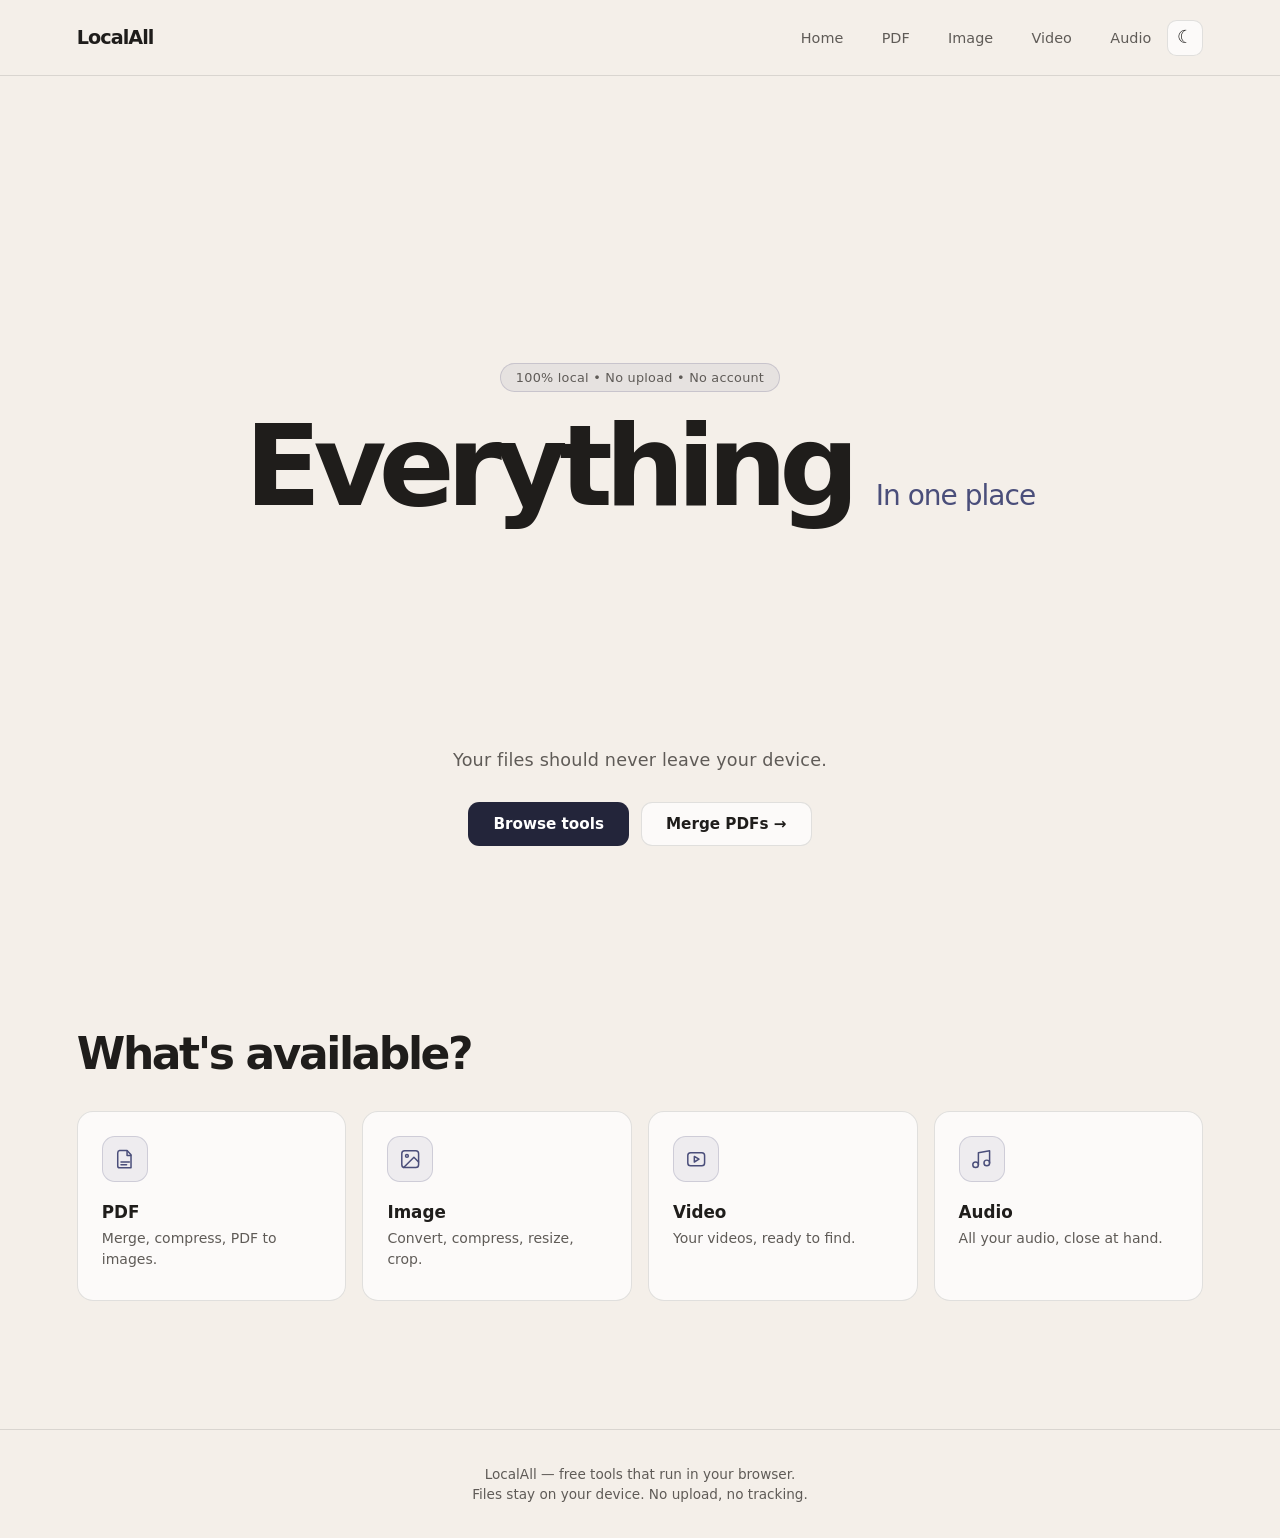
<file: index.html>
<!DOCTYPE html>
<html lang="en" data-theme="dark">
<head>
    <meta charset="UTF-8">
    <meta name="viewport" content="width=device-width, initial-scale=1.0">
    <title>LocalAll — Free local file tools, private by design</title>
    <meta name="description" content="LocalAll offers free file tools that run 100% in your browser. Merge PDFs and more. Your files never leave your device.">
    <meta name="theme-color" content="#171923" media="(prefers-color-scheme: dark)">
    <meta name="theme-color" content="#f4efe9" media="(prefers-color-scheme: light)">
    <meta property="og:title" content="LocalAll — Everything in one place">
    <meta property="og:description" content="Free local file tools. Your files never leave your device.">
    <meta property="og:type" content="website">
    <meta name="twitter:card" content="summary">
    <meta name="twitter:title" content="LocalAll — Free local file tools">
    <meta name="twitter:description" content="Merge PDFs locally. No upload, no account.">
    <link rel="icon" type="image/svg+xml" href="assets/favicon.svg">
    <link rel="stylesheet" href="assets/css/styles.css">
</head>
<body>
    <a class="skip-link" href="#categories-title">Skip to tools</a>
    <header class="site-header">
        <a class="brand" href="#hero" aria-label="LocalAll home">LocalAll</a>
        <div class="header-actions">
            <nav aria-label="Main navigation">
                <a href="#hero" aria-current="page">Home</a>
                <a href="category/pdf/">PDF</a>
                <a href="category/image/">Image</a>
                <a href="category/video/">Video</a>
                <a href="category/audio/">Audio</a>
            </nav>
            <button class="theme-toggle" type="button" data-theme-toggle aria-pressed="false" aria-label="Switch to light theme">☀</button>
        </div>
    </header>
    <main>
        <section id="hero">
            <div>
                <span class="hero-badge">100% local • No upload • No account</span>
                <div class="hero-title">
                    <h1>Everything</h1>
                    <h2>In one place</h2>
                </div>
            </div>
            <div>
                <p>Your files should never leave your device.</p>
                <div class="hero-actions">
                    <a class="hero-cta hero-cta-primary" href="#categories-title">Browse tools</a>
                    <a class="hero-cta hero-cta-secondary" href="category/pdf/tools/">Merge PDFs →</a>
                </div>
            </div>
        </section>
        <section class="file-categories" aria-labelledby="categories-title">
            <div class="categories-heading reveal">
                <h2 id="categories-title">What's available?</h2>
            </div>
            <div class="category-grid">
                <a class="category-card reveal" id="pdf" href="category/pdf/">
                    <div class="category-icon" aria-hidden="true">
                        <svg viewBox="0 0 24 24" fill="none">
                            <path d="M6 2.75h8l4.25 4.5v14H6a2 2 0 0 1-2-2v-14a2.5 2.5 0 0 1 2-2.5Z" />
                            <path d="M14 3v5h4M7.5 15h9M7.5 18h6" />
                        </svg>
                    </div>
                    <h3>PDF</h3>
                    <p>Merge, compress, PDF to images.</p>
                </a>
                <a class="category-card reveal" id="image" href="category/image/">
                    <div class="category-icon" aria-hidden="true">
                        <svg viewBox="0 0 24 24" fill="none">
                            <rect x="3" y="3" width="18" height="18" rx="3" />
                            <circle cx="8.5" cy="8.5" r="1.5" />
                            <path d="m21 15-5-5L5 21" />
                        </svg>
                    </div>
                    <h3>Image</h3>
                    <p>Convert, compress, resize, crop.</p>
                </a>
                <a class="category-card reveal" id="video" href="category/video/">
                    <div class="category-icon" aria-hidden="true">
                        <svg viewBox="0 0 24 24" fill="none">
                            <rect x="3" y="5" width="18" height="14" rx="3" />
                            <path d="m10 9 5 3-5 3V9Z" />
                        </svg>
                    </div>
                    <h3>Video</h3>
                    <p>Your videos, ready to find.</p>
                </a>
                <a class="category-card reveal" id="audio" href="category/audio/">
                    <div class="category-icon" aria-hidden="true">
                        <svg viewBox="0 0 24 24" fill="none">
                            <path d="M9 18V5l12-2v13" />
                            <circle cx="6" cy="18" r="3" />
                            <circle cx="18" cy="16" r="3" />
                        </svg>
                    </div>
                    <h3>Audio</h3>
                    <p>All your audio, close at hand.</p>
                </a>
            </div>
        </section>
    </main>
    <footer class="site-footer">
        <p>LocalAll — free tools that run in your browser.</p>
        <p>Files stay on your device. No upload, no tracking.</p>
    </footer>
    <script src="assets/js/script.js" defer></script>
</body>
</html>
</file>
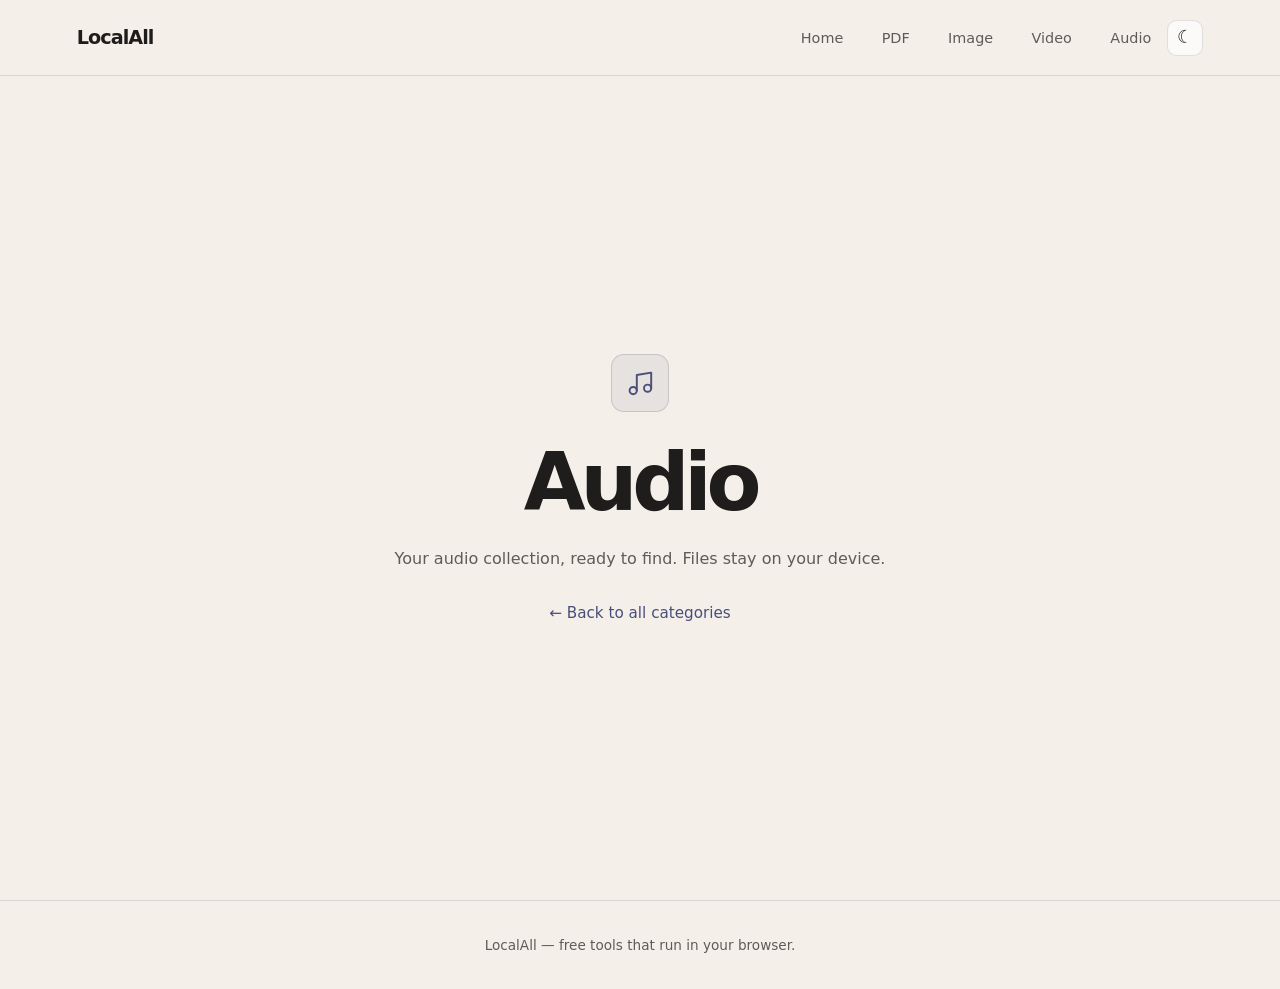
<file: category/audio/index.html>
<!DOCTYPE html>
<html lang="en" data-theme="dark">
<head>
    <meta charset="UTF-8">
    <meta name="viewport" content="width=device-width, initial-scale=1.0">
    <title>Audio tools — LocalAll</title>
    <meta name="description" content="Local audio tools, coming soon. All processing stays on your device.">
    <meta property="og:title" content="Audio tools — LocalAll">
    <meta property="og:type" content="website">
    <link rel="icon" type="image/svg+xml" href="../../assets/favicon.svg">
    <link rel="stylesheet" href="../../assets/css/styles.css">
</head>
<body>
    <header class="site-header">
        <a class="brand" href="../../#hero" aria-label="LocalAll home">LocalAll</a>
        <div class="header-actions">
            <nav aria-label="Main navigation">
                <a href="../../#hero">Home</a>
                <a href="../pdf/">PDF</a>
                <a href="../image/">Image</a>
                <a href="../video/">Video</a>
                <a href="../audio/" aria-current="page">Audio</a>
            </nav>
            <button class="theme-toggle" type="button" data-theme-toggle aria-pressed="false" aria-label="Switch to light theme">☀</button>
        </div>
    </header>
    <main class="category-page">
        <div class="category-icon" aria-hidden="true">
            <svg viewBox="0 0 24 24" fill="none">
                <path d="M9 18V5l12-2v13" />
                <circle cx="6" cy="18" r="3" />
                <circle cx="18" cy="16" r="3" />
            </svg>
        </div>
        <h1>Audio</h1>
        <p>Your audio collection, ready to find. Files stay on your device.</p>
        <a class="back-link" href="../../#categories-title">← Back to all categories</a>
    </main>
    <footer class="site-footer">
        <p>LocalAll — free tools that run in your browser.</p>
    </footer>
    <script src="../../assets/js/script.js" defer></script>
</body>
</html>
</file>
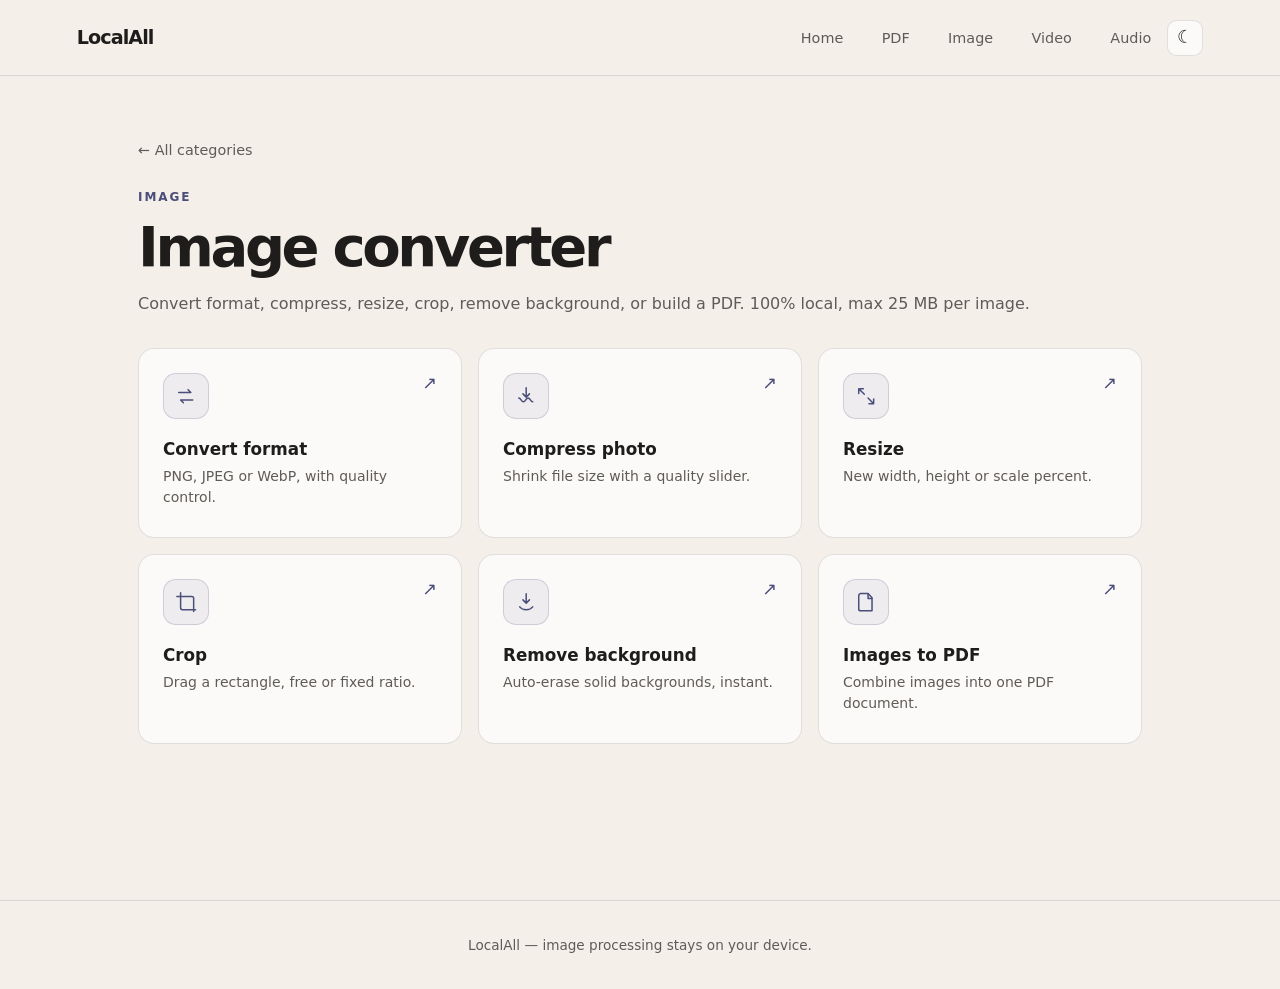
<file: category/image/index.html>
<!DOCTYPE html>
<html lang="en" data-theme="dark">
<head>
    <meta charset="UTF-8">
    <meta name="viewport" content="width=device-width, initial-scale=1.0">
    <title>Image converter tools — LocalAll</title>
    <meta name="description" content="Free local image converter: convert format, compress, resize, crop, remove background, images to PDF. Files never leave your device.">
    <meta property="og:title" content="Image converter — LocalAll">
    <meta property="og:description" content="Convert, compress, resize, crop images locally.">
    <meta property="og:type" content="website">
    <link rel="icon" type="image/svg+xml" href="../../assets/favicon.svg">
    <link rel="stylesheet" href="../../assets/css/styles.css">
</head>
<body>
    <a class="skip-link" href="#image-tools-heading">Skip to image tools</a>
    <header class="site-header">
        <a class="brand" href="../../#hero" aria-label="LocalAll home">LocalAll</a>
        <div class="header-actions">
            <nav aria-label="Main navigation">
                <a href="../../#hero">Home</a>
                <a href="../pdf/">PDF</a>
                <a href="../image/" aria-current="page">Image</a>
                <a href="../video/">Video</a>
                <a href="../audio/">Audio</a>
            </nav>
            <button class="theme-toggle" type="button" data-theme-toggle aria-pressed="false" aria-label="Switch to light theme">☀</button>
        </div>
    </header>
    <main class="pdf-tools-page">
        <a class="tool-back-link" href="../../#categories-title">← All categories</a>
        <div class="categories-heading">
            <p class="tool-eyebrow">IMAGE</p>
            <h1 id="image-tools-heading">Image converter</h1>
            <p class="tool-description">Convert format, compress, resize, crop, remove background, or build a PDF. 100% local, max 25 MB per image.</p>
        </div>
        <div class="pdf-tools-grid">
            <a class="pdf-tool-card" href="convert/">
                <div class="category-icon" aria-hidden="true">
                    <svg viewBox="0 0 24 24" fill="none"><path d="M4 8h13l-3-3m5 11H6l3 3" /></svg>
                </div>
                <span class="pdf-tool-card-arrow" aria-hidden="true">↗</span>
                <h2>Convert format</h2>
                <p>PNG, JPEG or WebP, with quality control.</p>
            </a>
            <a class="pdf-tool-card" href="compress/">
                <div class="category-icon" aria-hidden="true">
                    <svg viewBox="0 0 24 24" fill="none"><path d="M4 14c2.5 0 2.5 4 5 4s2.5-4 5-4 2.5 4 5 4" /><path d="M12 3v10m0 0 3.5-3.5M12 13 8.5 9.5" /></svg>
                </div>
                <span class="pdf-tool-card-arrow" aria-hidden="true">↗</span>
                <h2>Compress photo</h2>
                <p>Shrink file size with a quality slider.</p>
            </a>
            <a class="pdf-tool-card" href="resize/">
                <div class="category-icon" aria-hidden="true">
                    <svg viewBox="0 0 24 24" fill="none"><path d="M4 9V5a1 1 0 0 1 1-1h4M20 15v4a1 1 0 0 1-1 1h-4M4 4l6 6m10 10-6-6" /></svg>
                </div>
                <span class="pdf-tool-card-arrow" aria-hidden="true">↗</span>
                <h2>Resize</h2>
                <p>New width, height or scale percent.</p>
            </a>
            <a class="pdf-tool-card" href="crop/">
                <div class="category-icon" aria-hidden="true">
                    <svg viewBox="0 0 24 24" fill="none"><path d="M6 2v16a2 2 0 0 0 2 2h14M2 6h16a2 2 0 0 1 2 2v14" /></svg>
                </div>
                <span class="pdf-tool-card-arrow" aria-hidden="true">↗</span>
                <h2>Crop</h2>
                <p>Drag a rectangle, free or fixed ratio.</p>
            </a>
            <a class="pdf-tool-card" href="remove-background/">
                <div class="category-icon" aria-hidden="true">
                    <svg viewBox="0 0 24 24" fill="none"><path d="M12 3v10m0 0 3.5-3.5M12 13 8.5 9.5" /><path d="M5 17c1.5 2 4.5 3 7 3s5.5-1 7-3" /></svg>
                </div>
                <span class="pdf-tool-card-arrow" aria-hidden="true">↗</span>
                <h2>Remove background</h2>
                <p>Auto-erase solid backgrounds, instant.</p>
            </a>
            <a class="pdf-tool-card" href="to-pdf/">
                <div class="category-icon" aria-hidden="true">
                    <svg viewBox="0 0 24 24" fill="none"><path d="M6 2.75h8l4.25 4.5v14H6a2 2 0 0 1-2-2v-14a2.5 2.5 0 0 1 2-2.5Z" /><path d="M14 3v5h4" /></svg>
                </div>
                <span class="pdf-tool-card-arrow" aria-hidden="true">↗</span>
                <h2>Images to PDF</h2>
                <p>Combine images into one PDF document.</p>
            </a>
        </div>
    </main>
    <footer class="site-footer">
        <p>LocalAll — image processing stays on your device.</p>
    </footer>
    <script src="../../assets/js/script.js" defer></script>
</body>
</html>
</file>
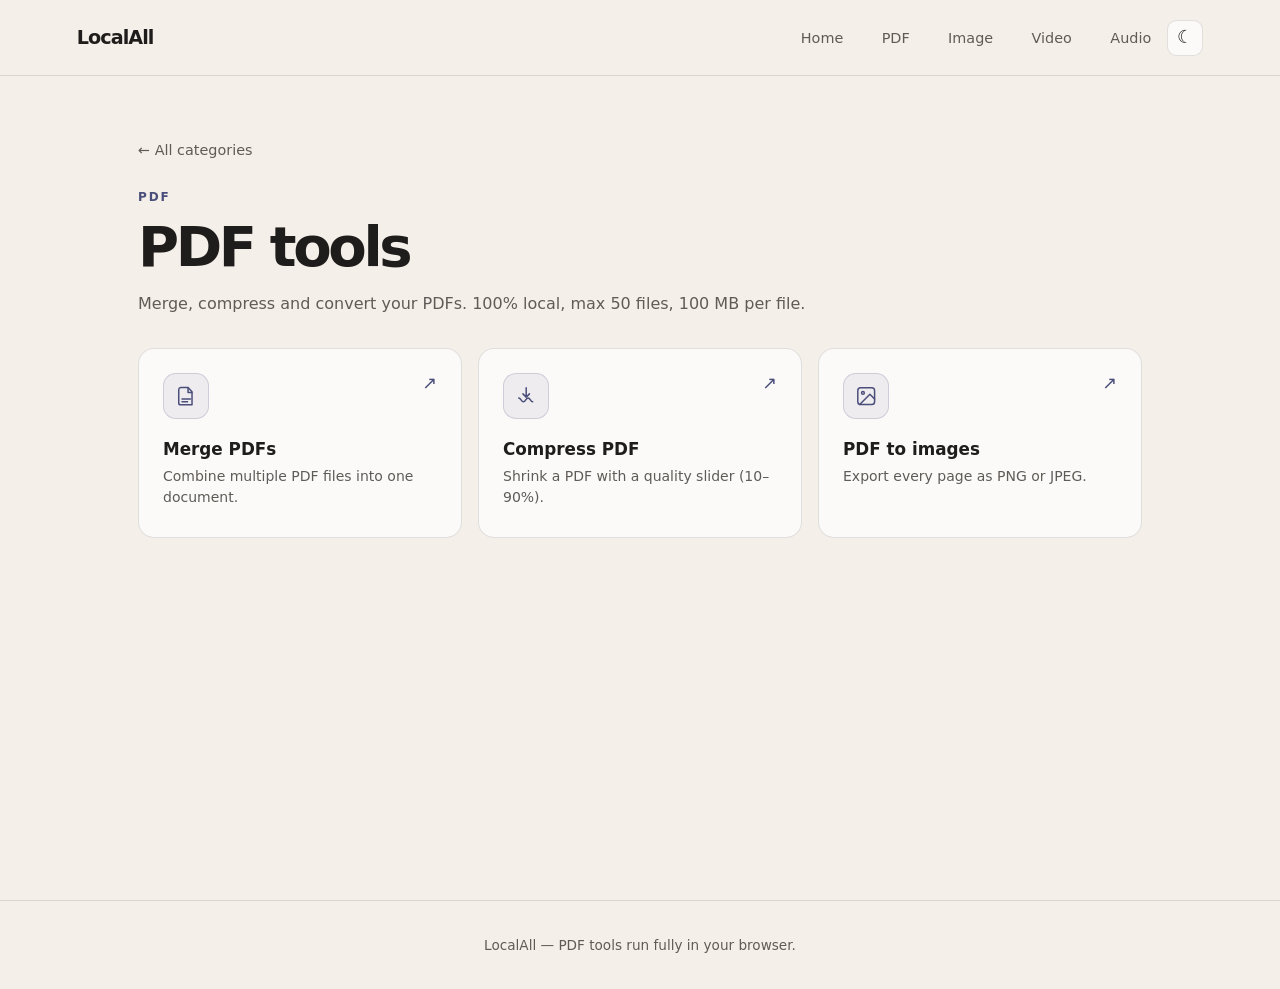
<file: category/pdf/index.html>
<!DOCTYPE html>
<html lang="en" data-theme="dark">
<head>
    <meta charset="UTF-8">
    <meta name="viewport" content="width=device-width, initial-scale=1.0">
    <title>PDF tools — LocalAll</title>
    <meta name="description" content="Free local PDF tools. Merge PDFs in your browser. Files never leave your device.">
    <meta property="og:title" content="PDF tools — LocalAll">
    <meta property="og:description" content="Merge PDFs locally, free and private.">
    <meta property="og:type" content="website">
    <link rel="icon" type="image/svg+xml" href="../../assets/favicon.svg">
    <link rel="stylesheet" href="../../assets/css/styles.css">
</head>
<body>
    <a class="skip-link" href="#pdf-tools-heading">Skip to PDF tools</a>
    <header class="site-header">
        <a class="brand" href="../../#hero" aria-label="LocalAll home">LocalAll</a>
        <div class="header-actions">
            <nav aria-label="Main navigation">
                <a href="../../#hero">Home</a>
                <a href="../pdf/" aria-current="page">PDF</a>
                <a href="../image/">Image</a>
                <a href="../video/">Video</a>
                <a href="../audio/">Audio</a>
            </nav>
            <button class="theme-toggle" type="button" data-theme-toggle aria-pressed="false" aria-label="Switch to light theme">☀</button>
        </div>
    </header>
    <main class="pdf-tools-page">
        <a class="tool-back-link" href="../../#categories-title">← All categories</a>
        <div class="categories-heading">
            <p class="tool-eyebrow">PDF</p>
            <h1 id="pdf-tools-heading">PDF tools</h1>
            <p class="tool-description">Merge, compress and convert your PDFs. 100% local, max 50 files, 100 MB per file.</p>
        </div>
        <div class="pdf-tools-grid">
            <a class="pdf-tool-card" href="tools/">
                <div class="category-icon" aria-hidden="true">
                    <svg viewBox="0 0 24 24" fill="none">
                        <path d="M6 2.75h8l4.25 4.5v14H6a2 2 0 0 1-2-2v-14a2.5 2.5 0 0 1 2-2.5Z" />
                        <path d="M14 3v5h4M7.5 15h9M7.5 18h6" />
                    </svg>
                </div>
                <span class="pdf-tool-card-arrow" aria-hidden="true">↗</span>
                <h2>Merge PDFs</h2>
                <p>Combine multiple PDF files into one document.</p>
            </a>
            <a class="pdf-tool-card" href="compress/">
                <div class="category-icon" aria-hidden="true">
                    <svg viewBox="0 0 24 24" fill="none">
                        <path d="M4 14c2.5 0 2.5 4 5 4s2.5-4 5-4 2.5 4 5 4" />
                        <path d="M12 3v10m0 0 3.5-3.5M12 13 8.5 9.5" />
                    </svg>
                </div>
                <span class="pdf-tool-card-arrow" aria-hidden="true">↗</span>
                <h2>Compress PDF</h2>
                <p>Shrink a PDF with a quality slider (10–90%).</p>
            </a>
            <a class="pdf-tool-card" href="to-images/">
                <div class="category-icon" aria-hidden="true">
                    <svg viewBox="0 0 24 24" fill="none">
                        <rect x="3" y="3" width="18" height="18" rx="3" />
                        <circle cx="8.5" cy="8.5" r="1.5" />
                        <path d="m21 15-5-5L5 21" />
                    </svg>
                </div>
                <span class="pdf-tool-card-arrow" aria-hidden="true">↗</span>
                <h2>PDF to images</h2>
                <p>Export every page as PNG or JPEG.</p>
            </a>
        </div>
    </main>
    <footer class="site-footer">
        <p>LocalAll — PDF tools run fully in your browser.</p>
    </footer>
    <script src="../../assets/js/script.js" defer></script>
</body>
</html>
</file>
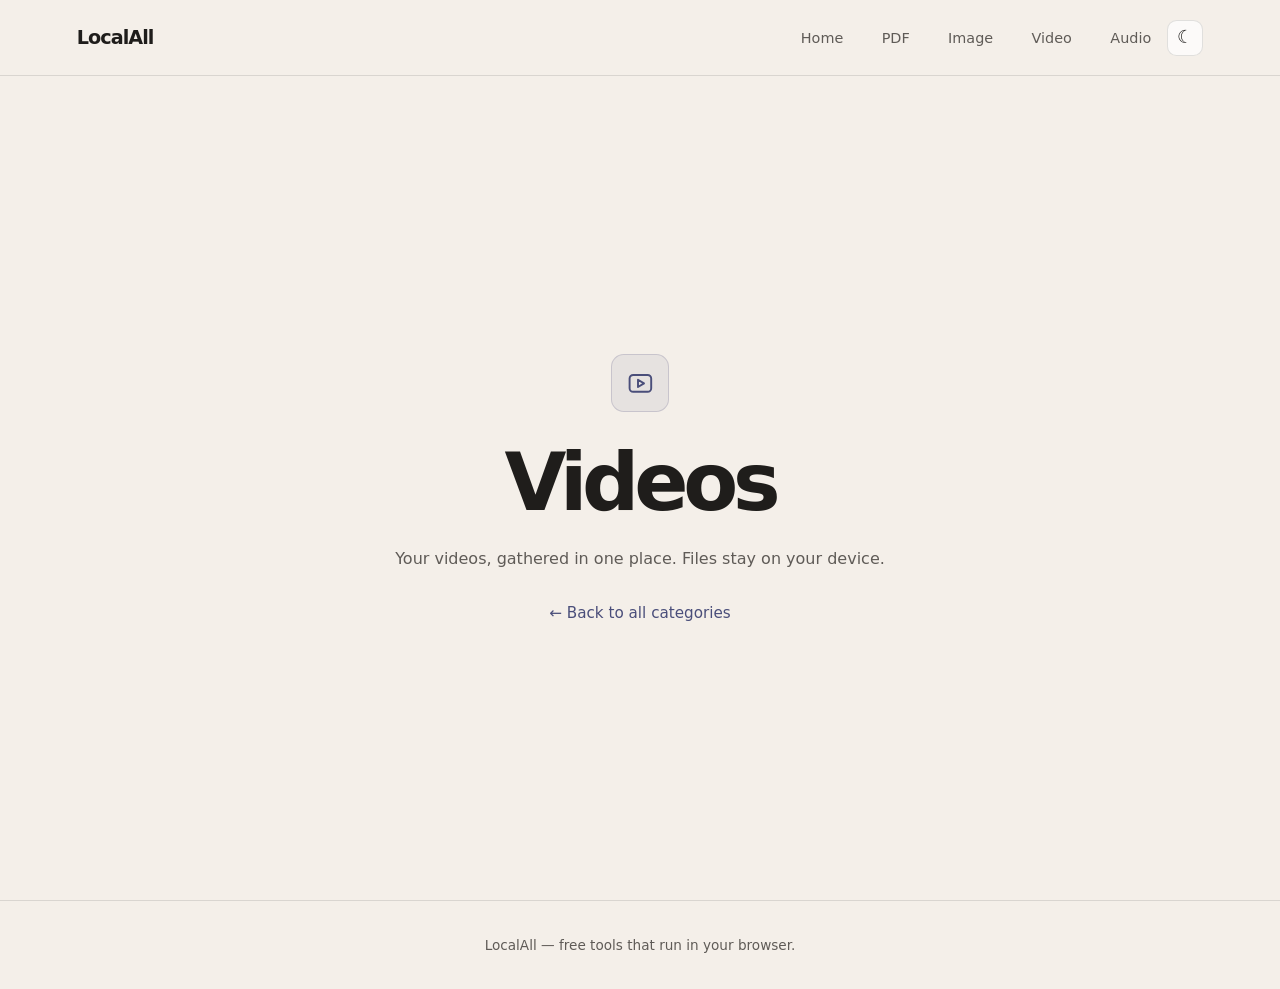
<file: category/video/index.html>
<!DOCTYPE html>
<html lang="en" data-theme="dark">
<head>
    <meta charset="UTF-8">
    <meta name="viewport" content="width=device-width, initial-scale=1.0">
    <title>Video tools — LocalAll</title>
    <meta name="description" content="Local video tools, coming soon. All processing stays on your device.">
    <meta property="og:title" content="Video tools — LocalAll">
    <meta property="og:type" content="website">
    <link rel="icon" type="image/svg+xml" href="../../assets/favicon.svg">
    <link rel="stylesheet" href="../../assets/css/styles.css">
</head>
<body>
    <header class="site-header">
        <a class="brand" href="../../#hero" aria-label="LocalAll home">LocalAll</a>
        <div class="header-actions">
            <nav aria-label="Main navigation">
                <a href="../../#hero">Home</a>
                <a href="../pdf/">PDF</a>
                <a href="../image/">Image</a>
                <a href="../video/" aria-current="page">Video</a>
                <a href="../audio/">Audio</a>
            </nav>
            <button class="theme-toggle" type="button" data-theme-toggle aria-pressed="false" aria-label="Switch to light theme">☀</button>
        </div>
    </header>
    <main class="category-page">
        <div class="category-icon" aria-hidden="true">
            <svg viewBox="0 0 24 24" fill="none">
                <rect x="3" y="5" width="18" height="14" rx="3" />
                <path d="m10 9 5 3-5 3V9Z" />
            </svg>
        </div>
        <h1>Videos</h1>
        <p>Your videos, gathered in one place. Files stay on your device.</p>
        <a class="back-link" href="../../#categories-title">← Back to all categories</a>
    </main>
    <footer class="site-footer">
        <p>LocalAll — free tools that run in your browser.</p>
    </footer>
    <script src="../../assets/js/script.js" defer></script>
</body>
</html>
</file>
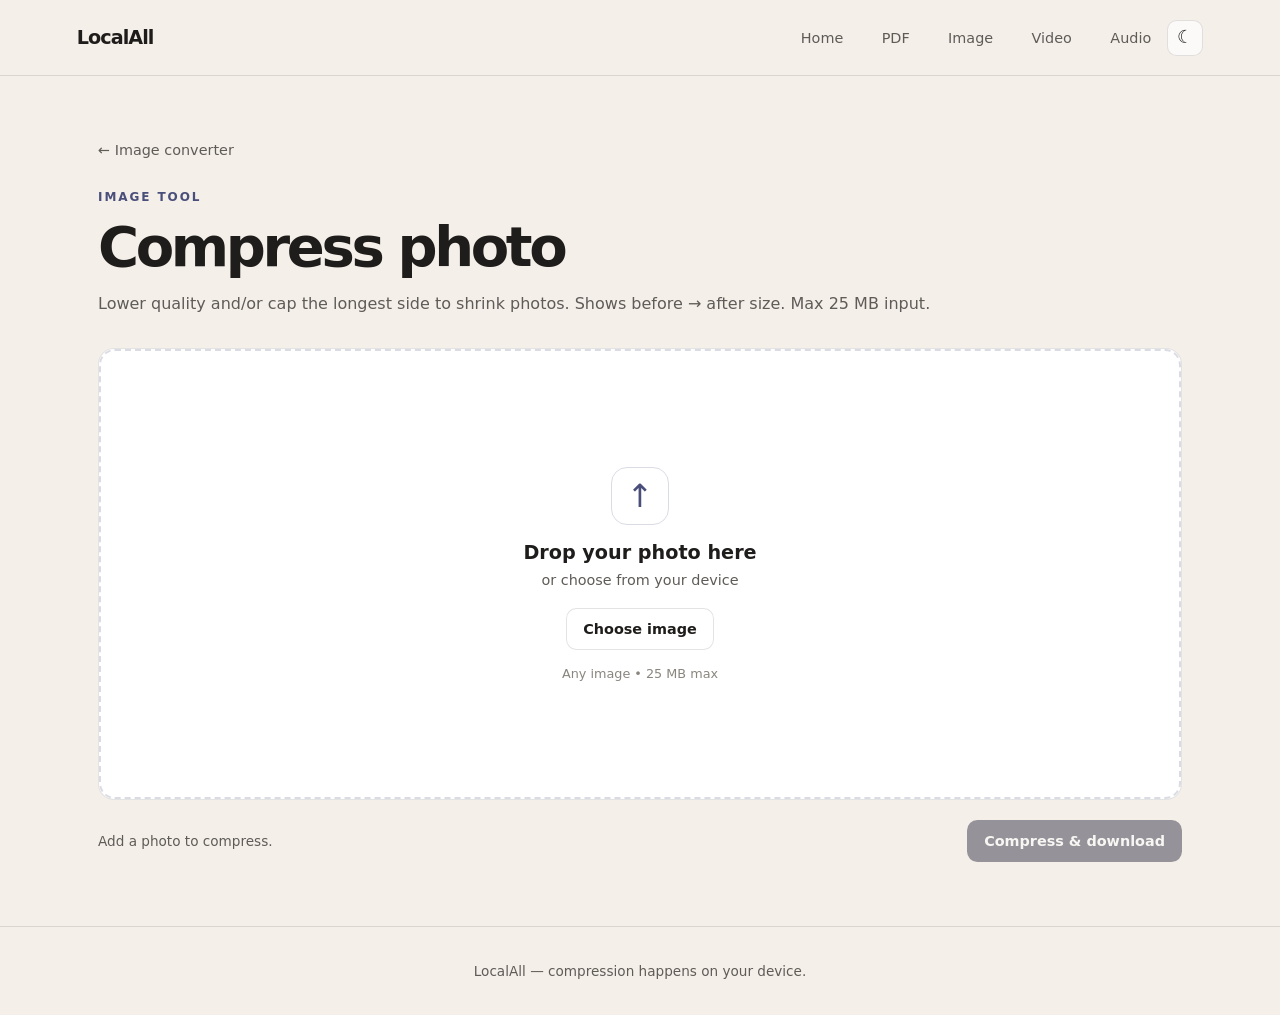
<file: category/image/compress/index.html>
<!DOCTYPE html>
<html lang="en" data-theme="dark">
<head>
    <meta charset="UTF-8">
    <meta name="viewport" content="width=device-width, initial-scale=1.0">
    <title>Compress photo — LocalAll</title>
    <meta name="description" content="Compress photos locally with quality and max-size control. Files never leave your device.">
    <meta property="og:title" content="Compress photo — LocalAll">
    <meta property="og:type" content="website">
    <link rel="icon" type="image/svg+xml" href="../../../assets/favicon.svg">
    <link rel="stylesheet" href="../../../assets/css/styles.css">
</head>
<body>
    <a class="skip-link" href="#img-dropzone">Skip to uploader</a>
    <header class="site-header">
        <a class="brand" href="../../../#hero" aria-label="LocalAll home">LocalAll</a>
        <div class="header-actions">
            <nav aria-label="Main navigation">
                <a href="../../../#hero">Home</a>
                <a href="../../pdf/">PDF</a>
                <a href="../" aria-current="page">Image</a>
                <a href="../../video/">Video</a>
                <a href="../../audio/">Audio</a>
            </nav>
            <button class="theme-toggle" type="button" data-theme-toggle aria-pressed="false" aria-label="Switch to light theme">☀</button>
        </div>
    </header>
    <main class="pdf-tool-page">
        <div class="tool-heading">
            <a class="tool-back-link" href="../">← Image converter</a>
            <p class="tool-eyebrow">IMAGE TOOL</p>
            <h1>Compress photo</h1>
            <p class="tool-description">Lower quality and/or cap the longest side to shrink photos. Shows before → after size. Max 25 MB input.</p>
        </div>
        <noscript><p class="pdf-status is-error">This tool needs JavaScript.</p></noscript>
        <input class="visually-hidden" id="img-input" type="file" accept="image/*" tabindex="-1" aria-hidden="true">
        <section class="img-workspace" aria-label="Compress photo">
            <div class="pdf-dropzone" id="img-dropzone" tabindex="0" role="button" aria-label="Drop an image here or press Enter">
                <div class="dropzone-icon" aria-hidden="true">↑</div>
                <h2>Drop your photo here</h2>
                <p>or choose from your device</p>
                <button class="button button-secondary" id="choose-img" type="button">Choose image</button>
                <span class="dropzone-hint">Any image • 25 MB max</span>
            </div>
            <div id="img-stage-wrap" hidden>
                <div class="preview-toolbar" style="display:flex;align-items:center;justify-content:space-between;gap:.75rem;padding:.8rem 1.25rem;border-bottom:1px solid var(--border);">
                    <span id="preview-filename">No file</span>
                    <button class="preview-add-button" id="change-img" type="button">Change</button>
                </div>
                <div class="img-stage"><img id="img-preview" alt="Selected image preview"></div>
                <div class="img-meta" id="img-meta"></div>
            </div>
        </section>
        <div class="tool-controls" id="tool-controls" hidden>
            <div class="control-row">
                <label for="quality">Quality <output id="quality-val" for="quality">70%</output></label>
                <input type="range" id="quality" min="10" max="95" step="5" value="70">
            </div>
            <div class="control-row">
                <label for="maxside">Longest side max</label>
                <select id="maxside">
                    <option value="0">Keep original size</option>
                    <option value="800">800 px</option>
                    <option value="1280">1280 px</option>
                    <option value="1920" selected>1920 px</option>
                    <option value="2560">2560 px</option>
                </select>
            </div>
            <div class="control-row">
                <label for="out-format">Output</label>
                <select id="out-format">
                    <option value="image/jpeg" selected>JPEG (smallest)</option>
                    <option value="image/webp">WebP</option>
                    <option value="image/png">PNG (lossless, bigger)</option>
                </select>
            </div>
        </div>
        <div class="pdf-tool-footer">
            <p class="pdf-status" id="img-status" role="status" aria-live="polite">Add a photo to compress.</p>
            <button class="button button-primary" id="img-action" type="button" disabled>Compress &amp; download</button>
        </div>
    </main>
    <footer class="site-footer"><p>LocalAll — compression happens on your device.</p></footer>
    <script src="../../../assets/js/image-compress.js" defer></script>
    <script src="../../../assets/js/script.js" defer></script>
</body>
</html>
</file>
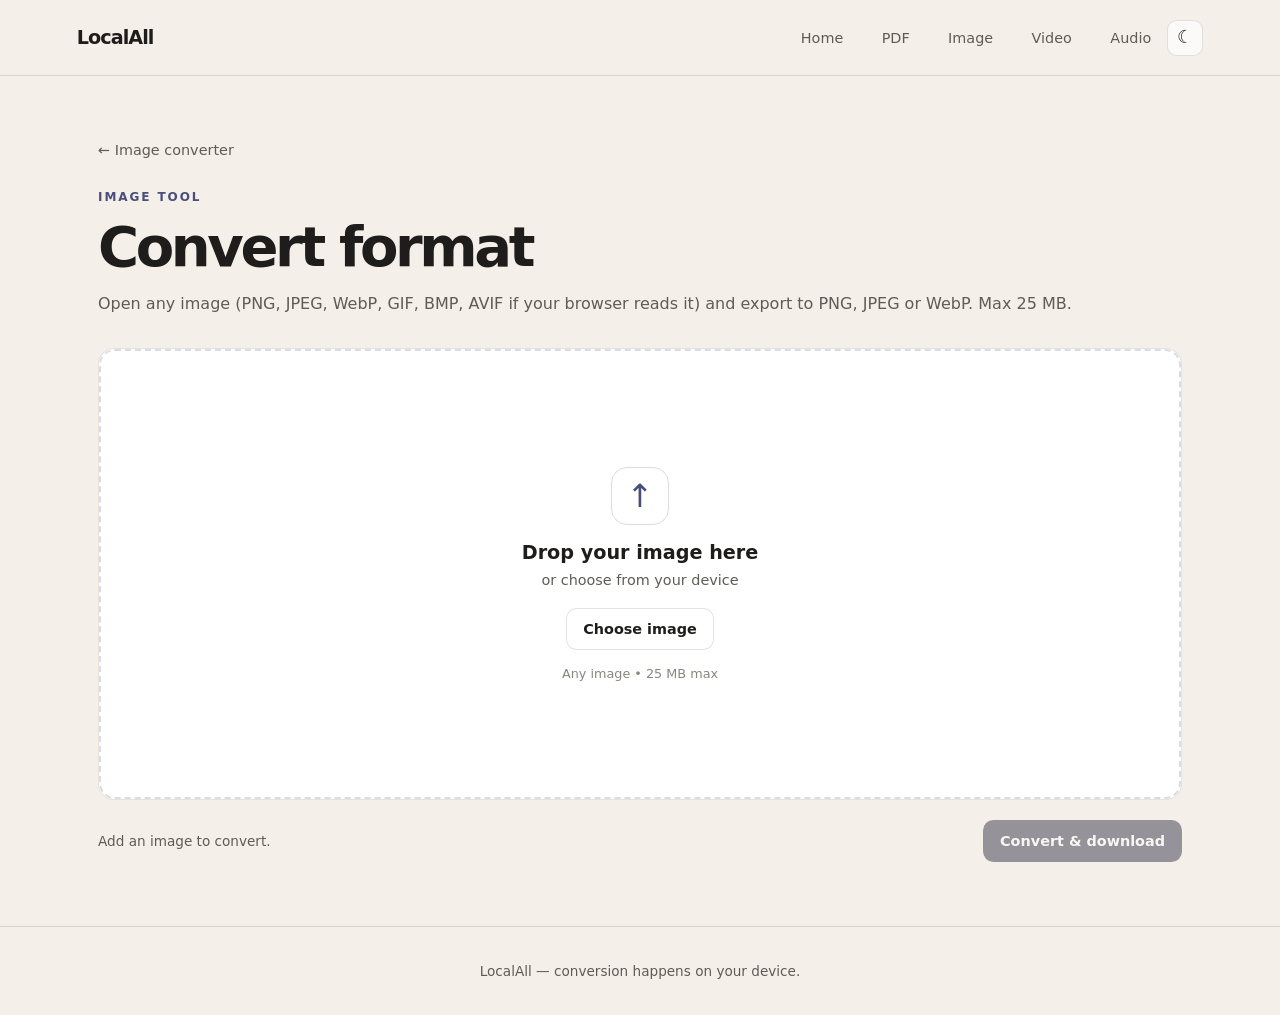
<file: category/image/convert/index.html>
<!DOCTYPE html>
<html lang="en" data-theme="dark">
<head>
    <meta charset="UTF-8">
    <meta name="viewport" content="width=device-width, initial-scale=1.0">
    <title>Convert image format — LocalAll</title>
    <meta name="description" content="Convert any image to PNG, JPEG or WebP locally. Files never leave your device.">
    <meta property="og:title" content="Convert image format — LocalAll">
    <meta property="og:type" content="website">
    <link rel="icon" type="image/svg+xml" href="../../../assets/favicon.svg">
    <link rel="stylesheet" href="../../../assets/css/styles.css">
</head>
<body>
    <a class="skip-link" href="#img-dropzone">Skip to uploader</a>
    <header class="site-header">
        <a class="brand" href="../../../#hero" aria-label="LocalAll home">LocalAll</a>
        <div class="header-actions">
            <nav aria-label="Main navigation">
                <a href="../../../#hero">Home</a>
                <a href="../../pdf/">PDF</a>
                <a href="../" aria-current="page">Image</a>
                <a href="../../video/">Video</a>
                <a href="../../audio/">Audio</a>
            </nav>
            <button class="theme-toggle" type="button" data-theme-toggle aria-pressed="false" aria-label="Switch to light theme">☀</button>
        </div>
    </header>
    <main class="pdf-tool-page">
        <div class="tool-heading">
            <a class="tool-back-link" href="../">← Image converter</a>
            <p class="tool-eyebrow">IMAGE TOOL</p>
            <h1>Convert format</h1>
            <p class="tool-description">Open any image (PNG, JPEG, WebP, GIF, BMP, AVIF if your browser reads it) and export to PNG, JPEG or WebP. Max 25 MB.</p>
        </div>
        <noscript><p class="pdf-status is-error">This tool needs JavaScript.</p></noscript>
        <input class="visually-hidden" id="img-input" type="file" accept="image/*" tabindex="-1" aria-hidden="true">
        <section class="img-workspace" aria-label="Image converter">
            <div class="pdf-dropzone" id="img-dropzone" tabindex="0" role="button" aria-label="Drop an image here or press Enter">
                <div class="dropzone-icon" aria-hidden="true">↑</div>
                <h2>Drop your image here</h2>
                <p>or choose from your device</p>
                <button class="button button-secondary" id="choose-img" type="button">Choose image</button>
                <span class="dropzone-hint">Any image • 25 MB max</span>
            </div>
            <div id="img-stage-wrap" hidden>
                <div class="preview-toolbar" style="display:flex;align-items:center;justify-content:space-between;gap:.75rem;padding:.8rem 1.25rem;border-bottom:1px solid var(--border);">
                    <span id="preview-filename">No file</span>
                    <button class="preview-add-button" id="change-img" type="button">Change</button>
                </div>
                <div class="img-stage"><img id="img-preview" alt="Selected image preview"></div>
                <div class="img-meta" id="img-meta"></div>
            </div>
        </section>
        <div class="tool-controls" id="tool-controls" hidden>
            <div class="control-row">
                <label for="out-format">Output format</label>
                <select id="out-format">
                    <option value="image/png">PNG (lossless)</option>
                    <option value="image/jpeg" selected>JPEG (small)</option>
                    <option value="image/webp">WebP (modern)</option>
                </select>
            </div>
            <div class="control-row" id="q-row">
                <label for="quality">Quality <output id="quality-val" for="quality">90%</output></label>
                <input type="range" id="quality" min="10" max="100" step="5" value="90">
            </div>
            <p class="control-hint">JPEG/WebP use the quality slider. PNG ignores it (lossless).</p>
        </div>
        <div class="pdf-tool-footer">
            <p class="pdf-status" id="img-status" role="status" aria-live="polite">Add an image to convert.</p>
            <button class="button button-primary" id="img-action" type="button" disabled>Convert &amp; download</button>
        </div>
    </main>
    <footer class="site-footer"><p>LocalAll — conversion happens on your device.</p></footer>
    <script src="../../../assets/js/image-convert.js" defer></script>
    <script src="../../../assets/js/script.js" defer></script>
</body>
</html>
</file>
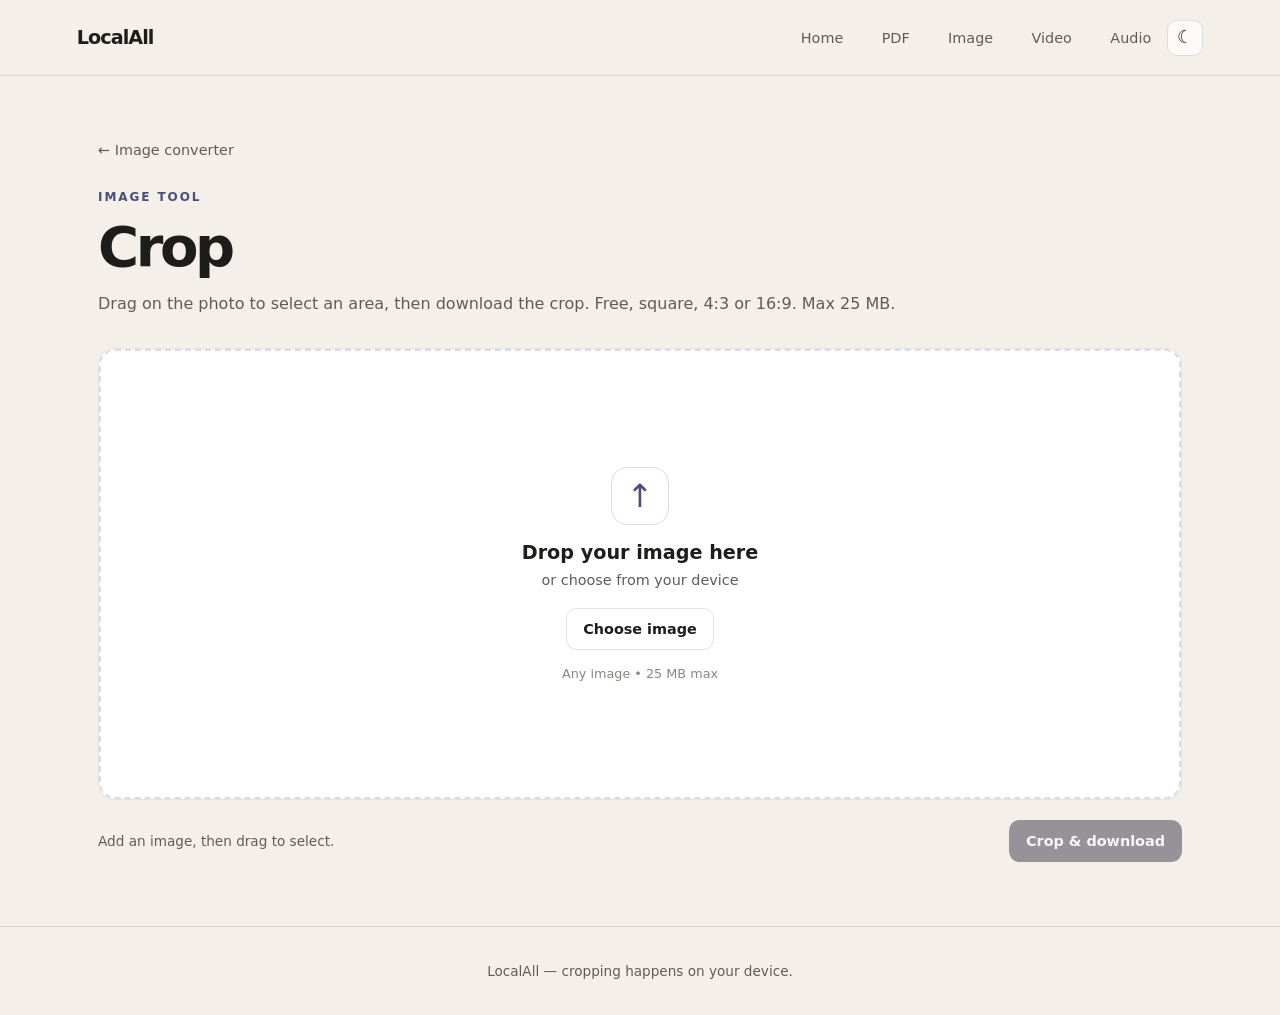
<file: category/image/crop/index.html>
<!DOCTYPE html>
<html lang="en" data-theme="dark">
<head>
    <meta charset="UTF-8">
    <meta name="viewport" content="width=device-width, initial-scale=1.0">
    <title>Crop image — LocalAll</title>
    <meta name="description" content="Crop images by dragging a rectangle, free or fixed ratio. 100% local.">
    <meta property="og:title" content="Crop image — LocalAll">
    <meta property="og:type" content="website">
    <link rel="icon" type="image/svg+xml" href="../../../assets/favicon.svg">
    <link rel="stylesheet" href="../../../assets/css/styles.css">
</head>
<body>
    <a class="skip-link" href="#img-dropzone">Skip to uploader</a>
    <header class="site-header">
        <a class="brand" href="../../../#hero" aria-label="LocalAll home">LocalAll</a>
        <div class="header-actions">
            <nav aria-label="Main navigation">
                <a href="../../../#hero">Home</a>
                <a href="../../pdf/">PDF</a>
                <a href="../" aria-current="page">Image</a>
                <a href="../../video/">Video</a>
                <a href="../../audio/">Audio</a>
            </nav>
            <button class="theme-toggle" type="button" data-theme-toggle aria-pressed="false" aria-label="Switch to light theme">☀</button>
        </div>
    </header>
    <main class="pdf-tool-page">
        <div class="tool-heading">
            <a class="tool-back-link" href="../">← Image converter</a>
            <p class="tool-eyebrow">IMAGE TOOL</p>
            <h1>Crop</h1>
            <p class="tool-description">Drag on the photo to select an area, then download the crop. Free, square, 4:3 or 16:9. Max 25 MB.</p>
        </div>
        <noscript><p class="pdf-status is-error">This tool needs JavaScript.</p></noscript>
        <input class="visually-hidden" id="img-input" type="file" accept="image/*" tabindex="-1" aria-hidden="true">
        <section class="img-workspace" aria-label="Crop image">
            <div class="pdf-dropzone" id="img-dropzone" tabindex="0" role="button" aria-label="Drop an image here or press Enter">
                <div class="dropzone-icon" aria-hidden="true">↑</div>
                <h2>Drop your image here</h2>
                <p>or choose from your device</p>
                <button class="button button-secondary" id="choose-img" type="button">Choose image</button>
                <span class="dropzone-hint">Any image • 25 MB max</span>
            </div>
            <div id="img-stage-wrap" hidden>
                <div class="preview-toolbar" style="display:flex;align-items:center;justify-content:space-between;gap:.75rem;padding:.8rem 1.25rem;border-bottom:1px solid var(--border);">
                    <span id="preview-filename">No file</span>
                    <button class="preview-add-button" id="change-img" type="button">Change</button>
                </div>
                <div class="img-stage">
                    <div class="crop-wrap" id="crop-wrap">
                        <img id="img-preview" alt="Drag to select crop area">
                        <div class="crop-rect" id="crop-rect" hidden></div>
                    </div>
                </div>
                <div class="img-meta" id="img-meta"></div>
            </div>
        </section>
        <div class="tool-controls" id="tool-controls" hidden>
            <div class="control-row">
                <label for="ratio">Aspect ratio</label>
                <select id="ratio">
                    <option value="free" selected>Free</option>
                    <option value="1:1">Square 1:1</option>
                    <option value="4:3">4:3</option>
                    <option value="16:9">16:9</option>
                </select>
            </div>
            <div class="control-row">
                <label for="out-format">Output</label>
                <select id="out-format">
                    <option value="image/png" selected>PNG</option>
                    <option value="image/jpeg">JPEG</option>
                    <option value="image/webp">WebP</option>
                </select>
            </div>
            <p class="control-hint">Tip: drag inside the photo to draw, drag the box to move it.</p>
        </div>
        <div class="pdf-tool-footer">
            <p class="pdf-status" id="img-status" role="status" aria-live="polite">Add an image, then drag to select.</p>
            <button class="button button-primary" id="img-action" type="button" disabled>Crop &amp; download</button>
        </div>
    </main>
    <footer class="site-footer"><p>LocalAll — cropping happens on your device.</p></footer>
    <script src="../../../assets/js/image-crop.js" defer></script>
    <script src="../../../assets/js/script.js" defer></script>
</body>
</html>
</file>
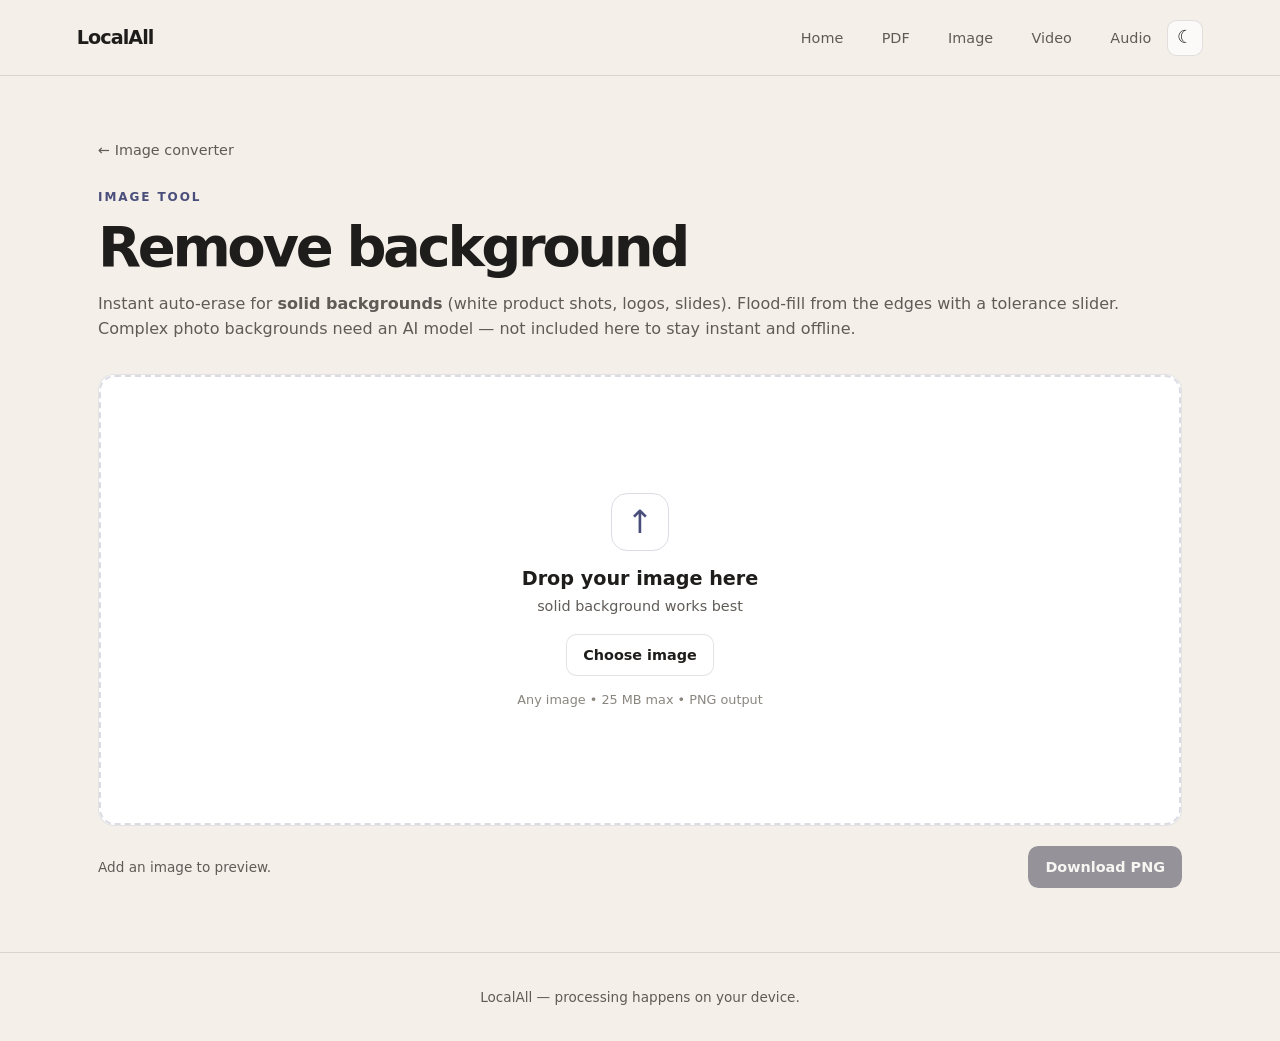
<file: category/image/remove-background/index.html>
<!DOCTYPE html>
<html lang="en" data-theme="dark">
<head>
    <meta charset="UTF-8">
    <meta name="viewport" content="width=device-width, initial-scale=1.0">
    <title>Remove background — LocalAll</title>
    <meta name="description" content="Auto-remove solid image backgrounds instantly, locally. Best for logos, products and white backdrops.">
    <meta property="og:title" content="Remove background — LocalAll">
    <meta property="og:type" content="website">
    <link rel="icon" type="image/svg+xml" href="../../../assets/favicon.svg">
    <link rel="stylesheet" href="../../../assets/css/styles.css">
</head>
<body>
    <a class="skip-link" href="#img-dropzone">Skip to uploader</a>
    <header class="site-header">
        <a class="brand" href="../../../#hero" aria-label="LocalAll home">LocalAll</a>
        <div class="header-actions">
            <nav aria-label="Main navigation">
                <a href="../../../#hero">Home</a>
                <a href="../../pdf/">PDF</a>
                <a href="../" aria-current="page">Image</a>
                <a href="../../video/">Video</a>
                <a href="../../audio/">Audio</a>
            </nav>
            <button class="theme-toggle" type="button" data-theme-toggle aria-pressed="false" aria-label="Switch to light theme">☀</button>
        </div>
    </header>
    <main class="pdf-tool-page">
        <div class="tool-heading">
            <a class="tool-back-link" href="../">← Image converter</a>
            <p class="tool-eyebrow">IMAGE TOOL</p>
            <h1>Remove background</h1>
            <p class="tool-description">Instant auto-erase for <strong>solid backgrounds</strong> (white product shots, logos, slides). Flood-fill from the edges with a tolerance slider. Complex photo backgrounds need an AI model — not included here to stay instant and offline.</p>
        </div>
        <noscript><p class="pdf-status is-error">This tool needs JavaScript.</p></noscript>
        <input class="visually-hidden" id="img-input" type="file" accept="image/*" tabindex="-1" aria-hidden="true">
        <section class="img-workspace" aria-label="Remove background">
            <div class="pdf-dropzone" id="img-dropzone" tabindex="0" role="button" aria-label="Drop an image here or press Enter">
                <div class="dropzone-icon" aria-hidden="true">↑</div>
                <h2>Drop your image here</h2>
                <p>solid background works best</p>
                <button class="button button-secondary" id="choose-img" type="button">Choose image</button>
                <span class="dropzone-hint">Any image • 25 MB max • PNG output</span>
            </div>
            <div id="img-stage-wrap" hidden>
                <div class="preview-toolbar" style="display:flex;align-items:center;justify-content:space-between;gap:.75rem;padding:.8rem 1.25rem;border-bottom:1px solid var(--border);">
                    <span id="preview-filename">No file</span>
                    <button class="preview-add-button" id="change-img" type="button">Change</button>
                </div>
                <div class="img-stage"><canvas id="img-canvas"></canvas></div>
                <div class="img-meta" id="img-meta"></div>
            </div>
        </section>
        <div class="tool-controls" id="tool-controls" hidden>
            <div class="control-row">
                <label for="tolerance">Tolerance <output id="tolerance-val" for="tolerance">32</output></label>
                <input type="range" id="tolerance" min="4" max="120" step="2" value="32">
            </div>
            <p class="control-hint">Low = only near-identical edge color removed. High = eats into the subject. Preview updates live.</p>
        </div>
        <div class="pdf-tool-footer">
            <p class="pdf-status" id="img-status" role="status" aria-live="polite">Add an image to preview.</p>
            <button class="button button-primary" id="img-action" type="button" disabled>Download PNG</button>
        </div>
    </main>
    <footer class="site-footer"><p>LocalAll — processing happens on your device.</p></footer>
    <script src="../../../assets/js/image-bg.js" defer></script>
    <script src="../../../assets/js/script.js" defer></script>
</body>
</html>
</file>
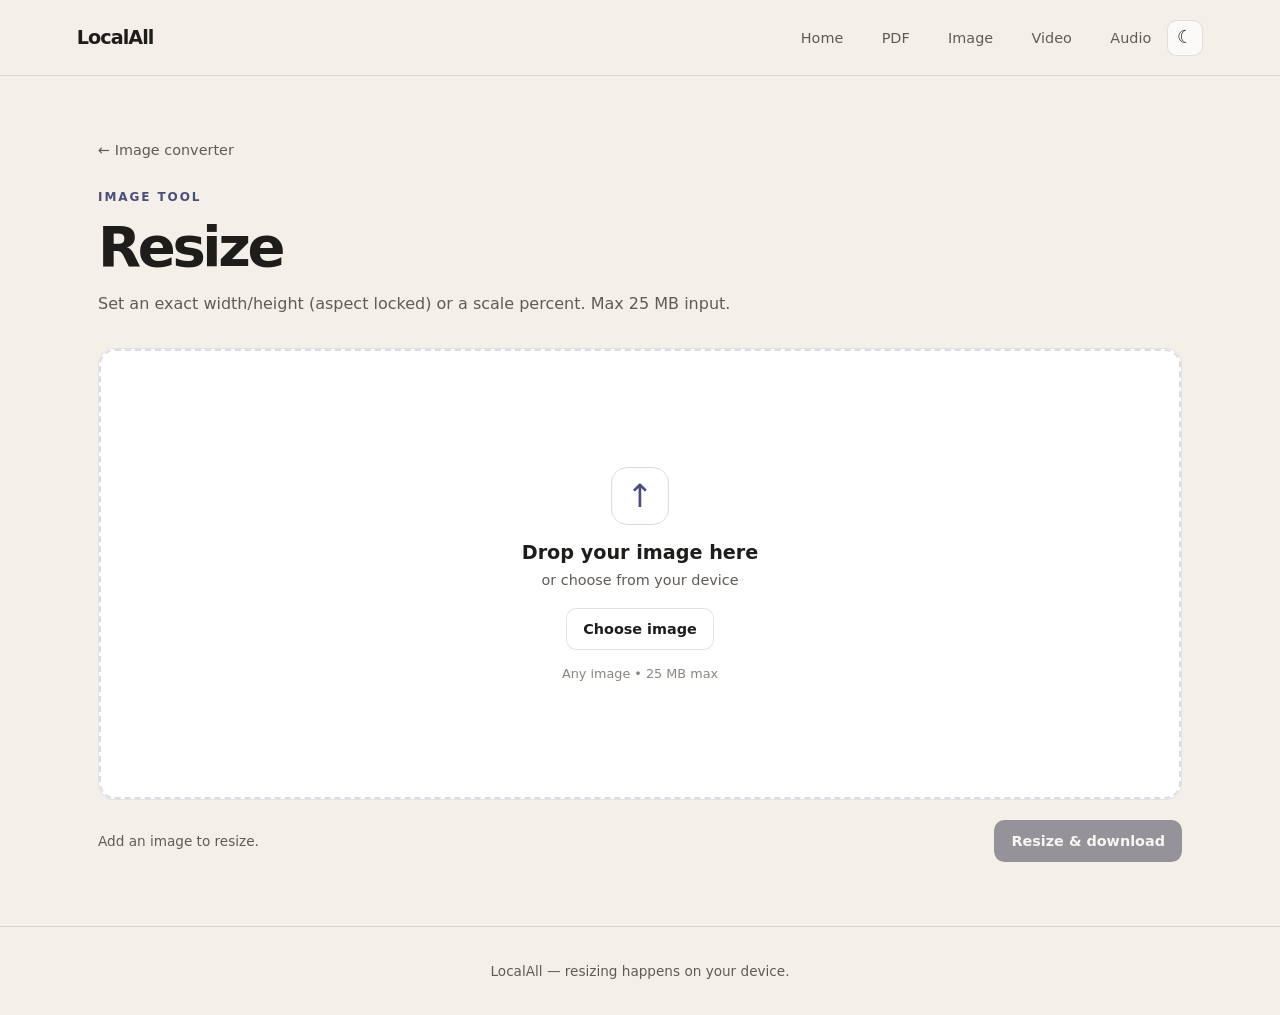
<file: category/image/resize/index.html>
<!DOCTYPE html>
<html lang="en" data-theme="dark">
<head>
    <meta charset="UTF-8">
    <meta name="viewport" content="width=device-width, initial-scale=1.0">
    <title>Resize image — LocalAll</title>
    <meta name="description" content="Resize images by width, height or percent, locally. Files never leave your device.">
    <meta property="og:title" content="Resize image — LocalAll">
    <meta property="og:type" content="website">
    <link rel="icon" type="image/svg+xml" href="../../../assets/favicon.svg">
    <link rel="stylesheet" href="../../../assets/css/styles.css">
</head>
<body>
    <a class="skip-link" href="#img-dropzone">Skip to uploader</a>
    <header class="site-header">
        <a class="brand" href="../../../#hero" aria-label="LocalAll home">LocalAll</a>
        <div class="header-actions">
            <nav aria-label="Main navigation">
                <a href="../../../#hero">Home</a>
                <a href="../../pdf/">PDF</a>
                <a href="../" aria-current="page">Image</a>
                <a href="../../video/">Video</a>
                <a href="../../audio/">Audio</a>
            </nav>
            <button class="theme-toggle" type="button" data-theme-toggle aria-pressed="false" aria-label="Switch to light theme">☀</button>
        </div>
    </header>
    <main class="pdf-tool-page">
        <div class="tool-heading">
            <a class="tool-back-link" href="../">← Image converter</a>
            <p class="tool-eyebrow">IMAGE TOOL</p>
            <h1>Resize</h1>
            <p class="tool-description">Set an exact width/height (aspect locked) or a scale percent. Max 25 MB input.</p>
        </div>
        <noscript><p class="pdf-status is-error">This tool needs JavaScript.</p></noscript>
        <input class="visually-hidden" id="img-input" type="file" accept="image/*" tabindex="-1" aria-hidden="true">
        <section class="img-workspace" aria-label="Resize image">
            <div class="pdf-dropzone" id="img-dropzone" tabindex="0" role="button" aria-label="Drop an image here or press Enter">
                <div class="dropzone-icon" aria-hidden="true">↑</div>
                <h2>Drop your image here</h2>
                <p>or choose from your device</p>
                <button class="button button-secondary" id="choose-img" type="button">Choose image</button>
                <span class="dropzone-hint">Any image • 25 MB max</span>
            </div>
            <div id="img-stage-wrap" hidden>
                <div class="preview-toolbar" style="display:flex;align-items:center;justify-content:space-between;gap:.75rem;padding:.8rem 1.25rem;border-bottom:1px solid var(--border);">
                    <span id="preview-filename">No file</span>
                    <button class="preview-add-button" id="change-img" type="button">Change</button>
                </div>
                <div class="img-stage"><img id="img-preview" alt="Selected image preview"></div>
                <div class="img-meta" id="img-meta"></div>
            </div>
        </section>
        <div class="tool-controls" id="tool-controls" hidden>
            <div class="control-row">
                <label for="mode">Mode</label>
                <select id="mode">
                    <option value="width" selected>Width (auto height)</option>
                    <option value="height">Height (auto width)</option>
                    <option value="percent">Scale percent</option>
                </select>
            </div>
            <div class="control-row">
                <label for="size-val">Size</label>
                <input type="number" id="size-val" min="1" max="12000" value="1280">
                <span class="control-hint" id="size-unit">px wide</span>
            </div>
            <div class="control-row">
                <label for="out-format">Output</label>
                <select id="out-format">
                    <option value="image/png" selected>PNG</option>
                    <option value="image/jpeg">JPEG</option>
                    <option value="image/webp">WebP</option>
                </select>
            </div>
            <p class="control-hint" id="dim-hint">Aspect ratio is always preserved.</p>
        </div>
        <div class="pdf-tool-footer">
            <p class="pdf-status" id="img-status" role="status" aria-live="polite">Add an image to resize.</p>
            <button class="button button-primary" id="img-action" type="button" disabled>Resize &amp; download</button>
        </div>
    </main>
    <footer class="site-footer"><p>LocalAll — resizing happens on your device.</p></footer>
    <script src="../../../assets/js/image-resize.js" defer></script>
    <script src="../../../assets/js/script.js" defer></script>
</body>
</html>
</file>
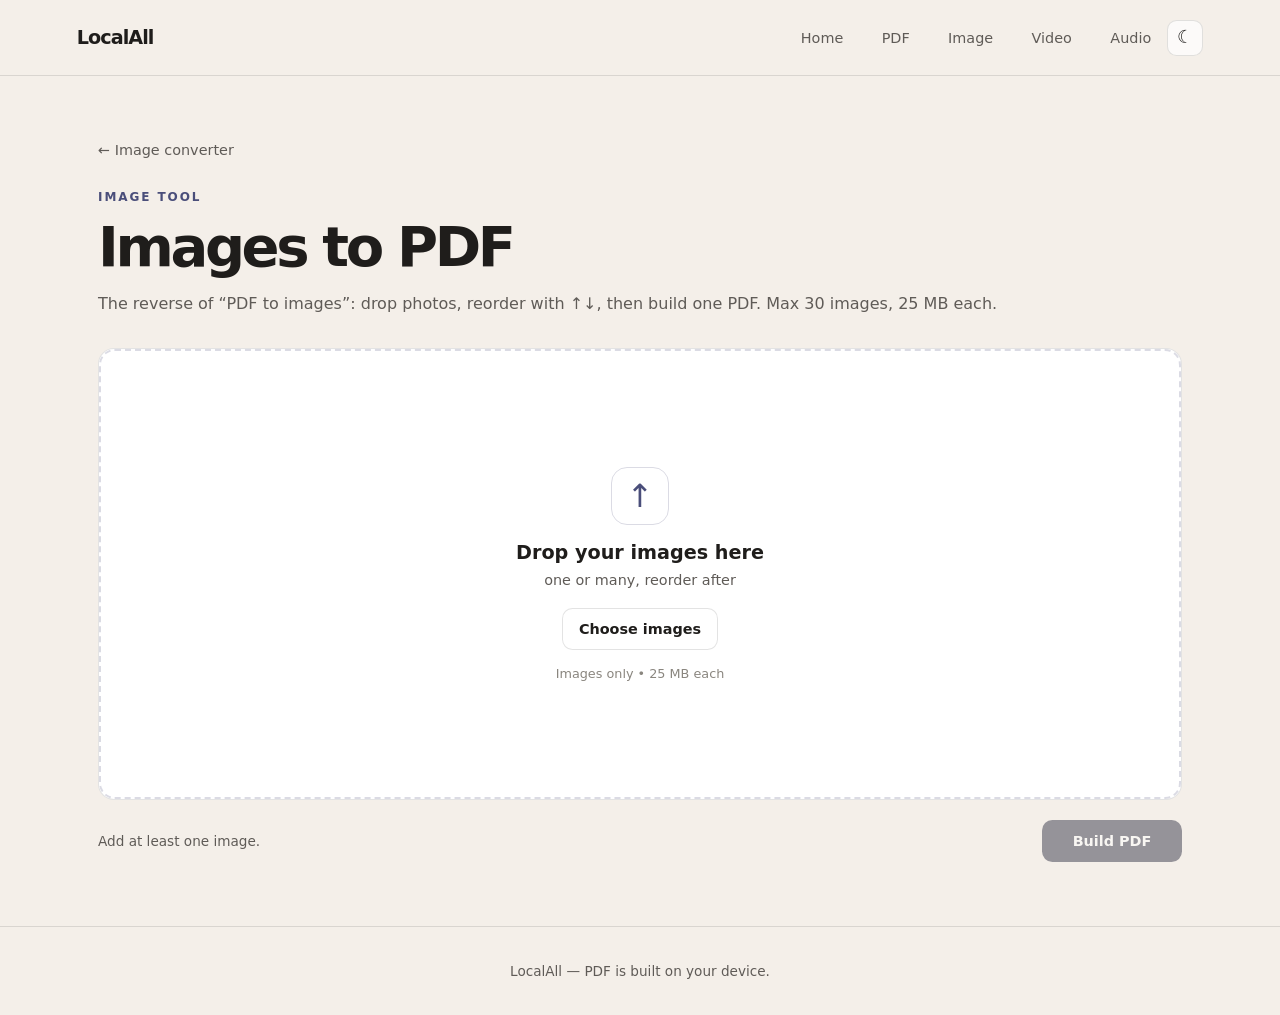
<file: category/image/to-pdf/index.html>
<!DOCTYPE html>
<html lang="en" data-theme="dark">
<head>
    <meta charset="UTF-8">
    <meta name="viewport" content="width=device-width, initial-scale=1.0">
    <title>Images to PDF — LocalAll</title>
    <meta name="description" content="Combine images into one PDF locally. Reorder pages, pick A4 or original size. Files never leave your device.">
    <meta property="og:title" content="Images to PDF — LocalAll">
    <meta property="og:type" content="website">
    <link rel="icon" type="image/svg+xml" href="../../../assets/favicon.svg">
    <link rel="stylesheet" href="../../../assets/css/styles.css">
</head>
<body>
    <a class="skip-link" href="#img-dropzone">Skip to uploader</a>
    <header class="site-header">
        <a class="brand" href="../../../#hero" aria-label="LocalAll home">LocalAll</a>
        <div class="header-actions">
            <nav aria-label="Main navigation">
                <a href="../../../#hero">Home</a>
                <a href="../../pdf/">PDF</a>
                <a href="../" aria-current="page">Image</a>
                <a href="../../video/">Video</a>
                <a href="../../audio/">Audio</a>
            </nav>
            <button class="theme-toggle" type="button" data-theme-toggle aria-pressed="false" aria-label="Switch to light theme">☀</button>
        </div>
    </header>
    <main class="pdf-tool-page">
        <div class="tool-heading">
            <a class="tool-back-link" href="../">← Image converter</a>
            <p class="tool-eyebrow">IMAGE TOOL</p>
            <h1>Images to PDF</h1>
            <p class="tool-description">The reverse of “PDF to images”: drop photos, reorder with ↑↓, then build one PDF. Max 30 images, 25 MB each.</p>
        </div>
        <noscript><p class="pdf-status is-error">This tool needs JavaScript.</p></noscript>
        <input class="visually-hidden" id="img-input" type="file" accept="image/*" multiple tabindex="-1" aria-hidden="true">
        <section class="pdf-workspace" aria-label="Images to PDF">
            <div class="pdf-dropzone" id="img-dropzone" tabindex="0" role="button" aria-label="Drop images here or press Enter">
                <div class="dropzone-icon" aria-hidden="true">↑</div>
                <h2>Drop your images here</h2>
                <p>one or many, reorder after</p>
                <button class="button button-secondary" id="choose-img" type="button">Choose images</button>
                <span class="dropzone-hint">Images only • 25 MB each</span>
            </div>
            <div class="pdf-editor" id="img-editor" hidden>
                <aside class="pdf-sidebar" aria-label="Selected images">
                    <div class="pdf-sidebar-heading">
                        <h2>Files <span id="img-count">0</span></h2>
                        <button class="add-pdf-button" id="add-img" type="button" aria-label="Add more images">+</button>
                    </div>
                    <ol class="pdf-file-list" id="img-file-list"></ol>
                    <button class="button button-add" id="add-img-list" type="button">+ Add images</button>
                </aside>
                <section class="pdf-preview" aria-label="Image preview">
                    <div class="preview-toolbar">
                        <span id="preview-filename">Choose an image to preview</span>
                    </div>
                    <div class="img-stage" style="min-height:400px;"><img id="img-preview" alt="Selected image preview"></div>
                </section>
            </div>
        </section>
        <div class="tool-controls" id="tool-controls" hidden>
            <div class="control-row">
                <label for="page-size">Page size</label>
                <select id="page-size">
                    <option value="fit" selected>Fit to image (one image = one page)</option>
                    <option value="a4">A4 (images centered, margins)</option>
                </select>
            </div>
            <div class="control-row">
                <label for="jpeg-q">Photo quality <output id="jpeg-q-val" for="jpeg-q">85%</output></label>
                <input type="range" id="jpeg-q" min="40" max="100" step="5" value="85">
            </div>
        </div>
        <div class="pdf-tool-footer">
            <p class="pdf-status" id="img-status" role="status" aria-live="polite">Add at least one image.</p>
            <button class="button button-primary" id="img-action" type="button" disabled>Build PDF</button>
        </div>
    </main>
    <footer class="site-footer"><p>LocalAll — PDF is built on your device.</p></footer>
    <script src="../../../assets/js/vendor/pdf-lib.min.js" defer></script>
    <script src="../../../assets/js/image-to-pdf.js" defer></script>
    <script src="../../../assets/js/script.js" defer></script>
</body>
</html>
</file>
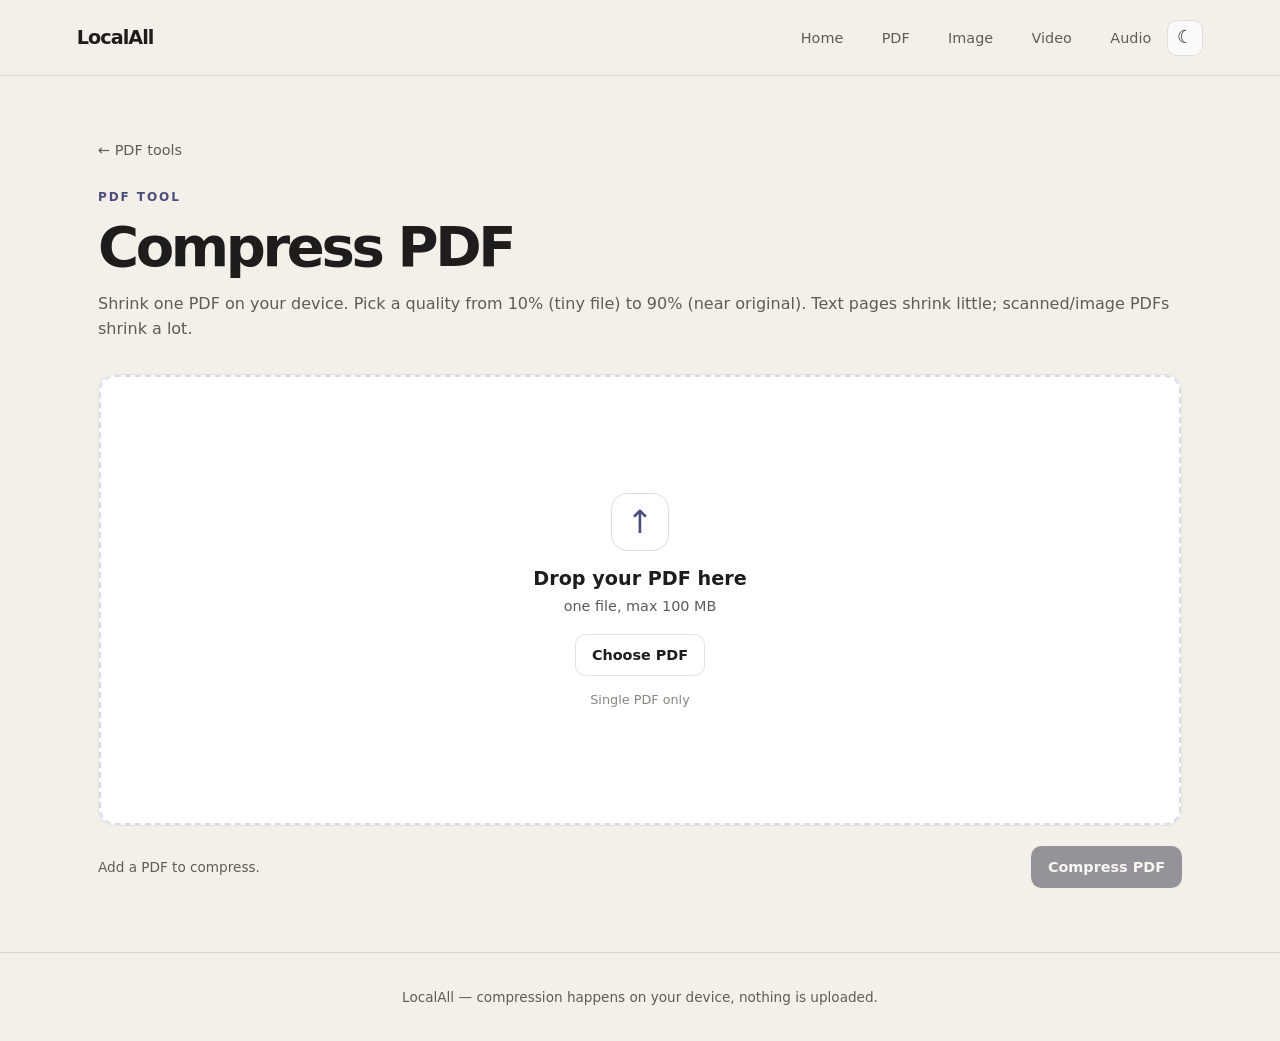
<file: category/pdf/compress/index.html>
<!DOCTYPE html>
<html lang="en" data-theme="dark">
<head>
    <meta charset="UTF-8">
    <meta name="viewport" content="width=device-width, initial-scale=1.0">
    <title>Compress PDF — LocalAll</title>
    <meta name="description" content="Compress a PDF locally with a quality slider (10-90%). Files never leave your device.">
    <meta property="og:title" content="Compress PDF — LocalAll">
    <meta property="og:type" content="website">
    <link rel="icon" type="image/svg+xml" href="../../../assets/favicon.svg">
    <link rel="stylesheet" href="../../../assets/css/styles.css">
</head>
<body>
    <a class="skip-link" href="#pdf-dropzone">Skip to PDF uploader</a>
    <header class="site-header">
        <a class="brand" href="../../../#hero" aria-label="LocalAll home">LocalAll</a>
        <div class="header-actions">
            <nav aria-label="Main navigation">
                <a href="../../../#hero">Home</a>
                <a href="../" aria-current="page">PDF</a>
                <a href="../../image/">Image</a>
                <a href="../../video/">Video</a>
                <a href="../../audio/">Audio</a>
            </nav>
            <button class="theme-toggle" type="button" data-theme-toggle aria-pressed="false" aria-label="Switch to light theme">☀</button>
        </div>
    </header>
    <main class="pdf-tool-page">
        <div class="tool-heading">
            <a class="tool-back-link" href="../">← PDF tools</a>
            <p class="tool-eyebrow">PDF TOOL</p>
            <h1>Compress PDF</h1>
            <p class="tool-description">Shrink one PDF on your device. Pick a quality from 10% (tiny file) to 90% (near original). Text pages shrink little; scanned/image PDFs shrink a lot.</p>
        </div>
        <noscript><p class="pdf-status is-error">This tool needs JavaScript to compress PDFs locally.</p></noscript>
        <input class="visually-hidden" id="pdf-input" type="file" accept=".pdf,application/pdf" tabindex="-1" aria-hidden="true">
        <section class="pdf-workspace" aria-label="PDF compressor">
            <div class="pdf-dropzone" id="pdf-dropzone" tabindex="0" role="button" aria-label="Drop a PDF file here or press Enter to choose a file">
                <div class="dropzone-icon" aria-hidden="true">↑</div>
                <h2>Drop your PDF here</h2>
                <p>one file, max 100 MB</p>
                <button class="button button-secondary" id="choose-pdf" type="button">Choose PDF</button>
                <span class="dropzone-hint">Single PDF only</span>
            </div>
            <div class="pdf-editor" id="pdf-editor" hidden style="grid-template-columns: minmax(0,1fr);">
                <section class="pdf-preview" aria-label="Selected PDF">
                    <div class="preview-toolbar">
                        <span id="preview-filename">No file</span>
                        <button class="preview-add-button" id="change-pdf" type="button">Change PDF</button>
                    </div>
                    <div class="img-meta" id="pdf-meta"><span>Waiting for file…</span></div>
                </section>
            </div>
        </section>
        <div class="tool-controls" id="compress-controls" hidden>
            <div class="control-row">
                <label for="quality">Quality <output id="quality-val" for="quality">60%</output></label>
                <input type="range" id="quality" min="10" max="90" step="5" value="60">
            </div>
            <p class="control-hint">Lower % = smaller file, blurrier images. Pages are re-rendered as JPEG at this quality.</p>
        </div>
        <div class="pdf-tool-footer">
            <p class="pdf-status" id="pdf-status" role="status" aria-live="polite">Add a PDF to compress.</p>
            <button class="button button-primary" id="compress-pdf" type="button" disabled>Compress PDF</button>
        </div>
    </main>
    <footer class="site-footer">
        <p>LocalAll — compression happens on your device, nothing is uploaded.</p>
    </footer>
    <script src="../../../assets/js/vendor/pdf-lib.min.js" defer></script>
    <script type="module" src="../../../assets/js/pdf-compress.js"></script>
    <script src="../../../assets/js/script.js" defer></script>
</body>
</html>
</file>
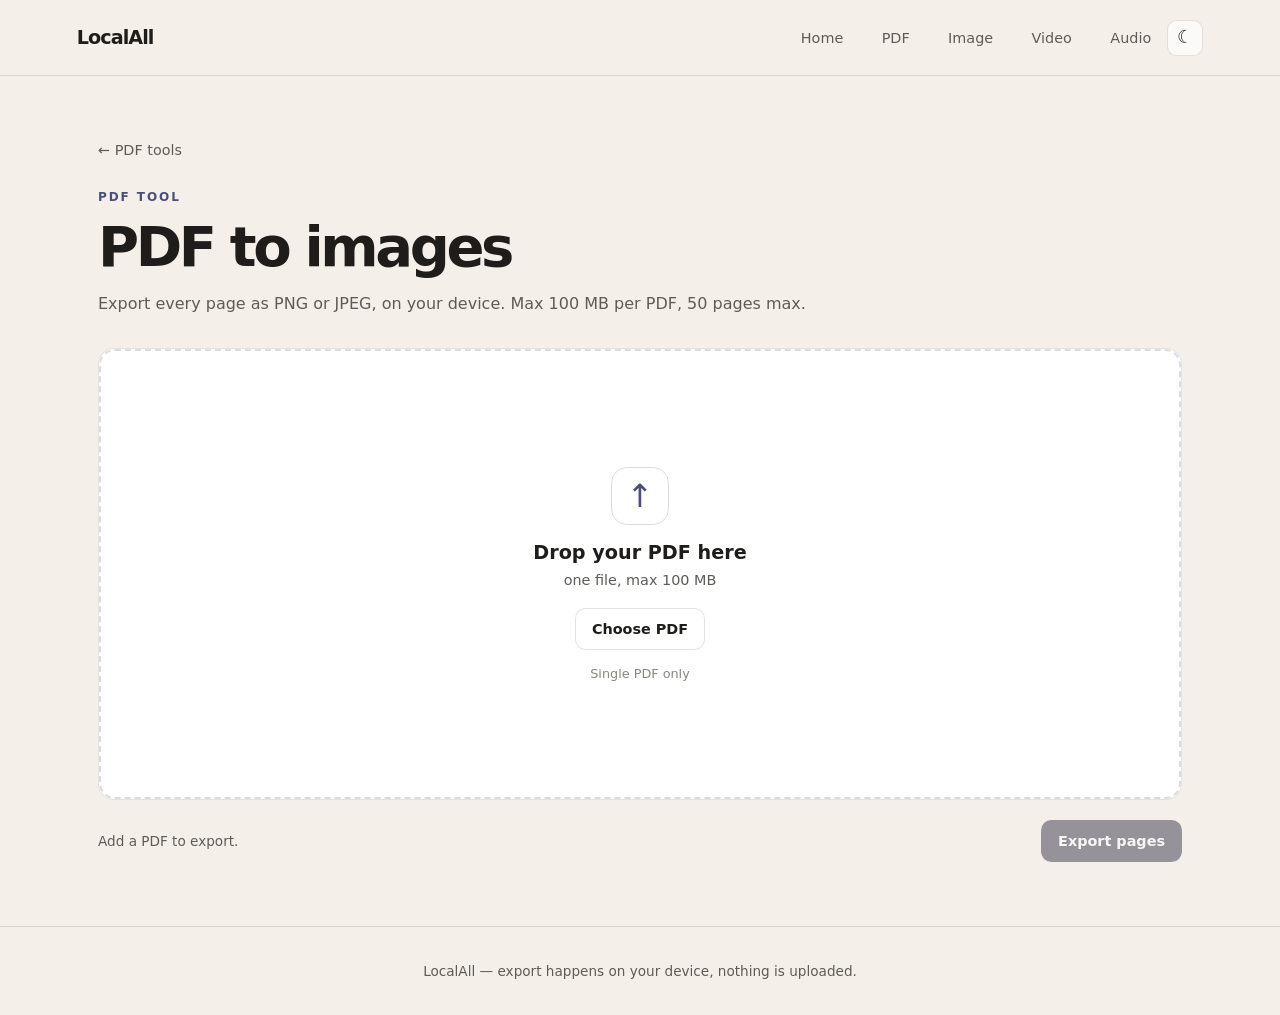
<file: category/pdf/to-images/index.html>
<!DOCTYPE html>
<html lang="en" data-theme="dark">
<head>
    <meta charset="UTF-8">
    <meta name="viewport" content="width=device-width, initial-scale=1.0">
    <title>PDF to images — LocalAll</title>
    <meta name="description" content="Export every PDF page as PNG or JPEG, locally in your browser. Files never leave your device.">
    <meta property="og:title" content="PDF to images — LocalAll">
    <meta property="og:type" content="website">
    <link rel="icon" type="image/svg+xml" href="../../../assets/favicon.svg">
    <link rel="stylesheet" href="../../../assets/css/styles.css">
</head>
<body>
    <a class="skip-link" href="#pdf-dropzone">Skip to PDF uploader</a>
    <header class="site-header">
        <a class="brand" href="../../../#hero" aria-label="LocalAll home">LocalAll</a>
        <div class="header-actions">
            <nav aria-label="Main navigation">
                <a href="../../../#hero">Home</a>
                <a href="../" aria-current="page">PDF</a>
                <a href="../../image/">Image</a>
                <a href="../../video/">Video</a>
                <a href="../../audio/">Audio</a>
            </nav>
            <button class="theme-toggle" type="button" data-theme-toggle aria-pressed="false" aria-label="Switch to light theme">☀</button>
        </div>
    </header>
    <main class="pdf-tool-page">
        <div class="tool-heading">
            <a class="tool-back-link" href="../">← PDF tools</a>
            <p class="tool-eyebrow">PDF TOOL</p>
            <h1>PDF to images</h1>
            <p class="tool-description">Export every page as PNG or JPEG, on your device. Max 100 MB per PDF, 50 pages max.</p>
        </div>
        <noscript><p class="pdf-status is-error">This tool needs JavaScript to export images locally.</p></noscript>
        <input class="visually-hidden" id="pdf-input" type="file" accept=".pdf,application/pdf" tabindex="-1" aria-hidden="true">
        <section class="pdf-workspace" aria-label="PDF to images">
            <div class="pdf-dropzone" id="pdf-dropzone" tabindex="0" role="button" aria-label="Drop a PDF file here or press Enter to choose a file">
                <div class="dropzone-icon" aria-hidden="true">↑</div>
                <h2>Drop your PDF here</h2>
                <p>one file, max 100 MB</p>
                <button class="button button-secondary" id="choose-pdf" type="button">Choose PDF</button>
                <span class="dropzone-hint">Single PDF only</span>
            </div>
            <div id="img-results" hidden>
                <div class="preview-toolbar" style="display:flex;align-items:center;justify-content:space-between;gap:.75rem;padding:.8rem 1.25rem;border-bottom:1px solid var(--border);">
                    <span id="preview-filename">No file</span>
                    <button class="preview-add-button" id="change-pdf" type="button">Change PDF</button>
                </div>
                <div class="thumb-grid" id="thumb-grid"></div>
            </div>
        </section>
        <div class="tool-controls" id="export-controls" hidden>
            <div class="control-row">
                <label for="img-format">Format</label>
                <select id="img-format">
                    <option value="png">PNG (lossless)</option>
                    <option value="jpeg" selected>JPEG (smaller)</option>
                </select>
            </div>
            <div class="control-row" id="jpeg-q-row">
                <label for="jpeg-q">JPEG quality <output id="jpeg-q-val" for="jpeg-q">85%</output></label>
                <input type="range" id="jpeg-q" min="40" max="100" step="5" value="85">
            </div>
            <div class="control-row">
                <label for="img-scale">Resolution</label>
                <select id="img-scale">
                    <option value="1">Standard (1x)</option>
                    <option value="1.5" selected>High (1.5x)</option>
                    <option value="2">Very high (2x)</option>
                </select>
            </div>
        </div>
        <div class="pdf-tool-footer">
            <p class="pdf-status" id="pdf-status" role="status" aria-live="polite">Add a PDF to export.</p>
            <button class="button button-primary" id="export-images" type="button" disabled>Export pages</button>
        </div>
    </main>
    <footer class="site-footer">
        <p>LocalAll — export happens on your device, nothing is uploaded.</p>
    </footer>
    <script type="module" src="../../../assets/js/pdf-to-images.js"></script>
    <script src="../../../assets/js/script.js" defer></script>
</body>
</html>
</file>
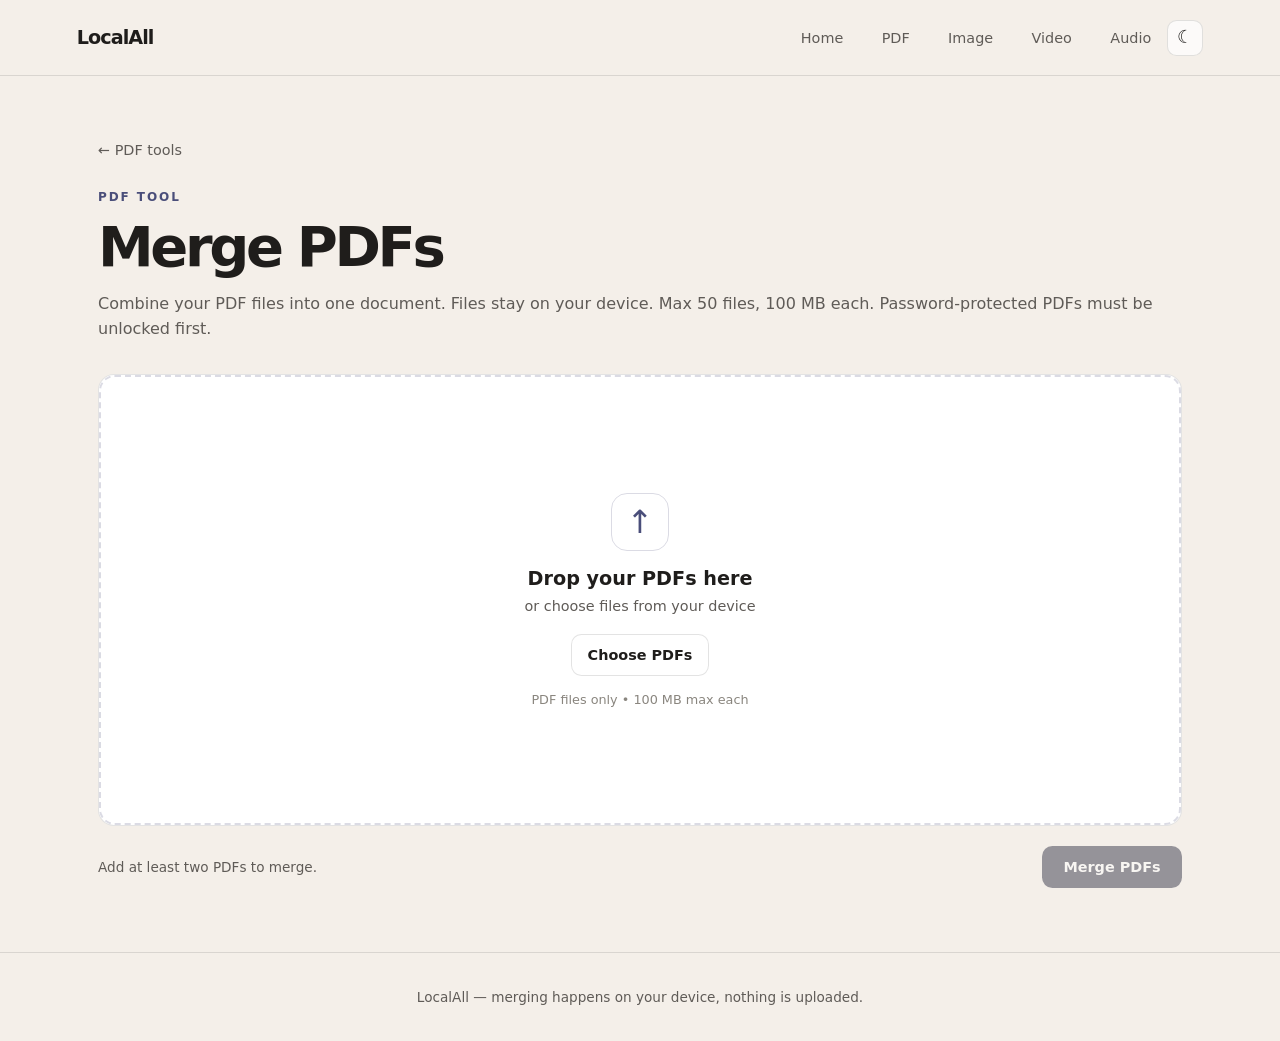
<file: category/pdf/tools/index.html>
<!DOCTYPE html>
<html lang="en" data-theme="dark">
<head>
    <meta charset="UTF-8">
    <meta name="viewport" content="width=device-width, initial-scale=1.0">
    <title>Merge PDFs — LocalAll</title>
    <meta name="description" content="Merge multiple PDFs into one, free and private. Runs 100% in your browser, files never uploaded.">
    <meta property="og:title" content="Merge PDFs — LocalAll">
    <meta property="og:description" content="Combine PDF files locally. No upload, no account.">
    <meta property="og:type" content="website">
    <link rel="icon" type="image/svg+xml" href="../../../assets/favicon.svg">
    <link rel="stylesheet" href="../../../assets/css/styles.css">
</head>
<body>
    <a class="skip-link" href="#pdf-dropzone">Skip to PDF uploader</a>
    <header class="site-header">
        <a class="brand" href="../../../#hero" aria-label="LocalAll home">LocalAll</a>
        <div class="header-actions">
            <nav aria-label="Main navigation">
                <a href="../../../#hero">Home</a>
                <a href="../" aria-current="page">PDF</a>
                <a href="../../image/">Image</a>
                <a href="../../video/">Video</a>
                <a href="../../audio/">Audio</a>
            </nav>
            <button class="theme-toggle" type="button" data-theme-toggle aria-pressed="false" aria-label="Switch to light theme">☀</button>
        </div>
    </header>
    <main class="pdf-tool-page">
        <div class="tool-heading">
            <a class="tool-back-link" href="../">← PDF tools</a>
            <p class="tool-eyebrow">PDF TOOL</p>
            <h1>Merge PDFs</h1>
            <p class="tool-description">Combine your PDF files into one document. Files stay on your device. Max 50 files, 100 MB each. Password-protected PDFs must be unlocked first.</p>
        </div>

        <noscript><p class="pdf-status is-error">This tool needs JavaScript to merge PDFs locally.</p></noscript>
        <input class="visually-hidden" id="pdf-input" type="file" accept=".pdf,application/pdf" multiple tabindex="-1" aria-hidden="true">
        <section class="pdf-workspace" aria-label="PDF merger">
            <div class="pdf-dropzone" id="pdf-dropzone" tabindex="0" role="button" aria-label="Drop PDF files here or press Enter to choose files">
                <div class="dropzone-icon" aria-hidden="true">↑</div>
                <h2>Drop your PDFs here</h2>
                <p>or choose files from your device</p>
                <button class="button button-secondary" id="choose-pdfs" type="button">Choose PDFs</button>
                <span class="dropzone-hint">PDF files only • 100 MB max each</span>
            </div>

            <div class="pdf-editor" id="pdf-editor" hidden>
                <aside class="pdf-sidebar" aria-label="Selected PDF files">
                    <div class="pdf-sidebar-heading">
                        <h2>Files <span id="pdf-count">0</span></h2>
                        <button class="add-pdf-button" id="add-pdf" type="button" aria-label="Add more PDF files">+</button>
                    </div>
                    <ol class="pdf-file-list" id="pdf-file-list"></ol>
                    <button class="button button-add" id="add-pdf-list" type="button">+ Add PDFs</button>
                </aside>
                <section class="pdf-preview" aria-label="PDF preview">
                    <div class="preview-toolbar">
                        <span id="preview-filename">Choose a PDF to preview</span>
                        <button class="preview-add-button" id="preview-add-pdf" type="button">+ Add PDFs</button>
                    </div>
                    <iframe id="pdf-preview-frame" title="Selected PDF preview"></iframe>
                </section>
            </div>
        </section>

        <div class="pdf-tool-footer">
            <p class="pdf-status" id="pdf-status" role="status" aria-live="polite">Add at least two PDFs to merge.</p>
            <button class="button button-primary" id="merge-pdfs" type="button" disabled>Merge PDFs</button>
        </div>
    </main>
    <footer class="site-footer">
        <p>LocalAll — merging happens on your device, nothing is uploaded.</p>
    </footer>
    <script src="../../../assets/js/vendor/pdf-lib.min.js" defer></script>
    <script src="../../../assets/js/pdf-merger.js" defer></script>
    <script src="../../../assets/js/script.js" defer></script>
</body>
</html>
</file>
<file: assets/css/styles.css>
:root {
    --bg: #171923;
    --txt: #dedee8;
    --muted: #a2a4b3;
    --muted-2: #777987;
    --accent: #aeb3d5;
    --accent-soft: #b8bde0;
    --border: rgb(255 255 255 / 8%);
    --border-strong: rgb(174 179 213 / 35%);
    --card-bg: rgb(255 255 255 / 3%);
    --card-bg-hover: rgb(255 255 255 / 5%);
    --icon-bg: rgb(174 179 213 / 8%);
    --icon-border: rgb(174 179 213 / 20%);
    --workspace-bg: #12131a;
    --preview-bg: #2a2b34;
    --error: #ff9eaa;
    --focus-ring: #aeb3d5;
    --btn-primary-bg: #aeb3d5;
    --btn-primary-txt: #171923;
    color-scheme: dark;
}

[data-theme="light"] {
    --bg: #f4efe9;
    --txt: #1f1d1b;
    --muted: #5f5b57;
    --muted-2: #8a867f;
    --accent: #4a4e7a;
    --accent-soft: #4a4e7a;
    --border: rgb(31 29 27 / 12%);
    --border-strong: rgb(74 78 122 / 35%);
    --card-bg: rgb(255 255 255 / 70%);
    --card-bg-hover: #ffffff;
    --icon-bg: rgb(74 78 122 / 8%);
    --icon-border: rgb(74 78 122 / 20%);
    --workspace-bg: #ffffff;
    --preview-bg: #e9e6e0;
    --error: #b4232f;
    --focus-ring: #4a4e7a;
    --btn-primary-bg: #23253a;
    --btn-primary-txt: #ffffff;
    color-scheme: light;
}

body {
    background-color: var(--bg);
    color: var(--txt);
    font-family: Inter, ui-sans-serif, system-ui, -apple-system, BlinkMacSystemFont, "Segoe UI", sans-serif;
    margin: 0;
}

.site-header {
    min-height: 76px;
    box-sizing: border-box;
    display: flex;
    flex-wrap: wrap;
    align-items: center;
    justify-content: space-between;
    gap: 1rem 2rem;
    padding: 0 clamp(1.5rem, 6vw, 5rem);
    border-bottom: 1px solid var(--border);
}

.brand {
    color: var(--txt);
    font-size: 1.2rem;
    font-weight: 750;
    letter-spacing: -0.05em;
    text-decoration: none;
}

.site-header nav {
    display: flex;
    flex-wrap: wrap;
    align-items: center;
    justify-content: flex-end;
    gap: clamp(1.25rem, 3vw, 2.5rem);
}

.site-header nav a {
    color: var(--muted);
    font-size: 0.9rem;
    text-decoration: none;
    transition: color 160ms ease;
}

.site-header nav a:hover,
.site-header nav a:focus-visible {
    color: var(--txt);
}

.site-header a:focus-visible {
    outline: 2px solid var(--focus-ring);
    outline-offset: 4px;
}

#hero {
    display: grid;
    grid-template-rows: 1fr auto;
    align-items: center;
    min-height: calc(100vh - 76px);
    min-height: calc(100svh - 76px);
    box-sizing: border-box;
    padding: clamp(2rem, 6vh, 4rem) 1.5rem;
    text-align: center;
}

.hero-title {
    display: flex;
    align-items: baseline;
    justify-content: center;
    gap: clamp(0.75rem, 2vw, 1.5rem);
}

.hero-title h1,
.hero-title h2,
#hero p {
    margin: 0;
}

.hero-title h1 {
    font-size: clamp(3.25rem, 9vw, 7rem);
    font-weight: 800;
    letter-spacing: -0.07em;
    line-height: 0.9;
}

.hero-title h2 {
    font-size: clamp(1.1rem, 2.5vw, 1.75rem);
    font-weight: 500;
    letter-spacing: -0.035em;
    color: var(--accent);
}

#hero p {
    font-size: clamp(0.9rem, 1.5vw, 1.1rem);
    letter-spacing: 0.01em;
    color: var(--muted);
}

.file-categories {
    max-width: 1200px;
    margin: 0 auto;
    padding: clamp(4rem, 10vw, 8rem) clamp(1.5rem, 6vw, 5rem);
}

.categories-heading {
    margin-bottom: 2rem;
}

.categories-heading h2 {
    margin: 0;
    font-size: clamp(1.75rem, 4vw, 2.75rem);
    letter-spacing: -0.055em;
}

.category-grid {
    display: grid;
    grid-template-columns: repeat(4, minmax(0, 1fr));
    gap: 1rem;
}

.category-card {
    display: block;
    min-height: 190px;
    box-sizing: border-box;
    padding: 1.5rem;
    border: 1px solid var(--border);
    border-radius: 1rem;
    background: var(--card-bg);
    color: inherit;
    text-decoration: none;
    transition: transform 180ms ease, border-color 180ms ease, background-color 180ms ease;
}

.category-card:hover,
.category-card:focus-visible {
    transform: translateY(-4px);
    border-color: var(--border-strong);
    background: var(--card-bg-hover);
}

.category-card:focus-visible {
    outline: 2px solid var(--focus-ring);
    outline-offset: 4px;
}

.category-icon {
    display: grid;
    width: 2.75rem;
    height: 2.75rem;
    margin-bottom: 1.25rem;
    place-items: center;
    border: 1px solid var(--icon-border);
    border-radius: 0.8rem;
    background: var(--icon-bg);
    color: var(--accent-soft);
}

.category-icon svg {
    width: 1.4rem;
    height: 1.4rem;
    stroke: currentColor;
    stroke-linecap: round;
    stroke-linejoin: round;
    stroke-width: 1.6;
}

.category-card h3 {
    margin: 0 0 0.4rem;
    font-size: 1.05rem;
}

.category-card p {
    margin: 0;
    color: var(--muted);
    font-size: 0.875rem;
    line-height: 1.5;
}

.category-page {
    display: grid;
    min-height: calc(100vh - 76px);
    min-height: calc(100svh - 76px);
    box-sizing: border-box;
    align-content: center;
    justify-items: center;
    padding: 4rem 1.5rem;
    text-align: center;
}

.category-page .category-icon {
    width: 3.5rem;
    height: 3.5rem;
    margin: 0 0 1.5rem;
}

.category-page .category-icon svg {
    width: 1.8rem;
    height: 1.8rem;
}

.category-page h1 {
    margin: 0;
    font-size: clamp(2.75rem, 8vw, 5rem);
    letter-spacing: -0.065em;
}

.category-page p {
    max-width: 34rem;
    margin: 1rem 0 0;
    color: var(--muted);
    font-size: 1rem;
    line-height: 1.7;
}

.category-page .back-link {
    margin-top: 2rem;
    color: var(--accent-soft);
    font-size: 0.95rem;
    text-decoration: none;
}

.category-page .back-link:hover,
.category-page .back-link:focus-visible {
    color: var(--txt);
}

.pdf-tools-page {
    max-width: 1100px;
    min-height: calc(100vh - 76px);
    min-height: calc(100svh - 76px);
    box-sizing: border-box;
    margin: 0 auto;
    padding: clamp(2rem, 5vw, 4rem) clamp(1.25rem, 5vw, 3rem);
}

.pdf-tools-page > .tool-back-link {
    margin-bottom: 2rem;
}

.pdf-tools-page .categories-heading {
    margin-bottom: 2rem;
}

.pdf-tools-page .categories-heading h1 {
    margin: 0;
    font-size: clamp(2.25rem, 5vw, 3.5rem);
    letter-spacing: -0.06em;
}

.pdf-tools-grid {
    display: grid;
    grid-template-columns: repeat(auto-fit, minmax(min(100%, 250px), 1fr));
    gap: 1rem;
}

.pdf-tool-card {
    position: relative;
    display: block;
    min-height: 190px;
    box-sizing: border-box;
    padding: 1.5rem;
    border: 1px solid var(--border);
    border-radius: 1rem;
    background: var(--card-bg);
    color: inherit;
    text-decoration: none;
    transition: transform 180ms ease, border-color 180ms ease, background-color 180ms ease;
}

.pdf-tool-card:hover,
.pdf-tool-card:focus-visible {
    transform: translateY(-4px);
    border-color: var(--border-strong);
    background: var(--card-bg-hover);
}

.pdf-tool-card:focus-visible {
    outline: 2px solid var(--focus-ring);
    outline-offset: 4px;
}

.pdf-tool-card .category-icon {
    margin-bottom: 1.25rem;
}

.pdf-tool-card h2 {
    margin: 0 0 0.4rem;
    font-size: 1.05rem;
}

.pdf-tool-card p {
    margin: 0;
    color: var(--muted);
    font-size: 0.875rem;
    line-height: 1.5;
}

.pdf-tool-card-arrow {
    position: absolute;
    top: 1.5rem;
    right: 1.5rem;
    color: var(--accent);
    font-size: 1.1rem;
}

.pdf-tool-page {
    max-width: 1180px;
    min-height: calc(100vh - 76px);
    min-height: calc(100svh - 76px);
    box-sizing: border-box;
    margin: 0 auto;
    padding: clamp(2rem, 5vw, 4rem) clamp(1.25rem, 5vw, 3rem);
}

.tool-heading {
    margin-bottom: 2rem;
}

.tool-back-link {
    display: inline-block;
    margin-bottom: 2rem;
    color: var(--muted);
    font-size: 0.9rem;
    text-decoration: none;
}

.tool-back-link:hover,
.tool-back-link:focus-visible {
    color: var(--txt);
}

.tool-eyebrow {
    margin: 0 0 0.6rem;
    color: var(--accent);
    font-size: 0.75rem;
    font-weight: 700;
    letter-spacing: 0.16em;
}

.tool-heading h1 {
    margin: 0;
    font-size: clamp(2.25rem, 5vw, 3.5rem);
    letter-spacing: -0.06em;
}

.tool-description {
    margin: 0.75rem 0 0;
    color: var(--muted);
    line-height: 1.6;
}

.visually-hidden {
    position: absolute;
    width: 1px;
    height: 1px;
    overflow: hidden;
    clip: rect(0, 0, 0, 0);
    white-space: nowrap;
    clip-path: inset(50%);
}

.pdf-workspace {
    min-height: 450px;
    overflow: hidden;
    border: 1px solid var(--border);
    border-radius: 1rem;
    background: var(--workspace-bg);
}

.pdf-dropzone {
    min-height: 450px;
    box-sizing: border-box;
    display: flex;
    flex-direction: column;
    align-items: center;
    justify-content: center;
    padding: 2rem;
    border: 2px dashed var(--icon-border);
    border-radius: inherit;
    text-align: center;
    transition: border-color 160ms ease, background-color 160ms ease;
    cursor: pointer;
}

.pdf-dropzone:focus-visible,
.pdf-dropzone.is-dragging {
    border-color: var(--accent);
    outline: none;
    background: var(--icon-bg);
}

.dropzone-icon {
    display: grid;
    width: 3.5rem;
    height: 3.5rem;
    margin-bottom: 1rem;
    place-items: center;
    border: 1px solid var(--icon-border);
    border-radius: 1rem;
    color: var(--accent-soft);
    font-size: 2rem;
}

.pdf-dropzone h2 {
    margin: 0;
    font-size: 1.2rem;
}

.pdf-dropzone p {
    margin: 0.5rem 0 1.25rem;
    color: var(--muted);
    font-size: 0.9rem;
}

.dropzone-hint {
    margin-top: 1rem;
    color: var(--muted-2);
    font-size: 0.8rem;
}

.button {
    min-height: 42px;
    box-sizing: border-box;
    padding: 0.65rem 1rem;
    border: 1px solid transparent;
    border-radius: 0.65rem;
    font: inherit;
    font-size: 0.9rem;
    font-weight: 600;
    cursor: pointer;
    transition: background-color 160ms ease, border-color 160ms ease, opacity 160ms ease;
}

.button:focus-visible,
.add-pdf-button:focus-visible,
.preview-add-button:focus-visible,
.pdf-file-actions button:focus-visible {
    outline: 2px solid var(--focus-ring);
    outline-offset: 3px;
}

.button-secondary,
.button-add {
    border-color: var(--border);
    background: var(--card-bg);
    color: var(--txt);
}

.button-secondary:hover,
.button-add:hover {
    border-color: var(--border-strong);
    background: var(--card-bg-hover);
}

.pdf-editor {
    min-height: 450px;
    display: grid;
    grid-template-columns: 220px minmax(0, 1fr);
}

.pdf-sidebar {
    display: flex;
    min-height: 450px;
    flex-direction: column;
    padding: 1rem;
    border-right: 1px solid var(--border);
}

.pdf-sidebar-heading,
.preview-toolbar {
    display: flex;
    align-items: center;
    justify-content: space-between;
    gap: 0.75rem;
}

.pdf-sidebar-heading {
    margin-bottom: 1rem;
}

.pdf-sidebar-heading h2 {
    margin: 0;
    font-size: 0.95rem;
}

#pdf-count {
    margin-left: 0.25rem;
    color: var(--muted);
    font-size: 0.8rem;
    font-weight: 400;
}

.add-pdf-button {
    width: 32px;
    height: 32px;
    border: 1px solid var(--border);
    border-radius: 0.55rem;
    background: var(--card-bg);
    color: var(--txt);
    font-size: 1.25rem;
    cursor: pointer;
}

.pdf-file-list {
    display: grid;
    align-content: start;
    gap: 0.65rem;
    flex: 1;
    overflow-y: auto;
    margin: 0;
    padding: 0;
    list-style: none;
}

.pdf-file-item {
    position: relative;
    display: flex;
    flex-direction: column;
    gap: 0.4rem;
    min-width: 0;
    padding: 0.55rem;
    border: 1px solid transparent;
    border-radius: 0.7rem;
    cursor: pointer;
}

.pdf-file-select {
    display: grid;
    width: 100%;
    grid-template-columns: 48px minmax(0, 1fr);
    align-items: center;
    gap: 0.65rem;
    padding: 0;
    border: 0;
    background: transparent;
    color: inherit;
    text-align: left;
    cursor: pointer;
}

.pdf-file-select:focus-visible {
    outline: 2px solid var(--focus-ring);
    outline-offset: 3px;
}

.pdf-file-item.is-selected {
    border-color: var(--border-strong);
    background: var(--icon-bg);
}

.pdf-mini-preview {
    display: flex;
    width: 48px;
    height: 62px;
    flex-direction: column;
    align-items: center;
    justify-content: center;
    gap: 0.3rem;
    border-radius: 0.35rem;
    background: #e4e5ed;
    color: #292b38;
}

.pdf-mini-preview span {
    font-size: 0.58rem;
    font-weight: 800;
    letter-spacing: 0.06em;
}

.pdf-mini-preview i {
    width: 25px;
    height: 1px;
    background: #9a9baa;
    box-shadow: 0 5px #9a9baa, 0 10px #9a9baa;
}

.pdf-file-details {
    min-width: 0;
}

.pdf-file-name {
    display: block;
    overflow: hidden;
    color: var(--txt);
    font-size: 0.75rem;
    font-weight: 600;
    text-overflow: ellipsis;
    white-space: nowrap;
}

.pdf-file-size {
    display: block;
    margin-top: 0.3rem;
    color: var(--muted);
    font-size: 0.68rem;
}

.pdf-file-actions {
    display: flex;
    justify-content: flex-end;
    gap: 0.2rem;
}

.pdf-file-actions button {
    display: grid;
    width: 22px;
    height: 22px;
    padding: 0;
    place-items: center;
    border: 1px solid var(--border);
    border-radius: 0.35rem;
    background: var(--card-bg);
    color: var(--muted);
    font-size: 0.75rem;
    cursor: pointer;
}

.pdf-file-actions button:disabled {
    opacity: 0.35;
    cursor: default;
}

.button-add {
    width: 100%;
    margin-top: 0.85rem;
}

.pdf-preview {
    min-width: 0;
    display: grid;
    grid-template-rows: 48px minmax(0, 1fr);
}

.preview-toolbar {
    padding: 0 1rem;
    border-bottom: 1px solid var(--border);
    color: var(--muted);
    font-size: 0.8rem;
}

.preview-toolbar span {
    overflow: hidden;
    text-overflow: ellipsis;
    white-space: nowrap;
}

.preview-add-button {
    flex: 0 0 auto;
    padding: 0.45rem 0.65rem;
    border: 1px solid var(--border);
    border-radius: 0.5rem;
    background: var(--card-bg);
    color: var(--txt);
    font: inherit;
    font-size: 0.75rem;
    cursor: pointer;
}

.pdf-preview iframe {
    width: 100%;
    min-height: 400px;
    border: 0;
    background: var(--preview-bg);
}

.pdf-tool-footer {
    display: flex;
    align-items: center;
    justify-content: space-between;
    gap: 1rem;
    padding-top: 1.25rem;
}

.pdf-status {
    margin: 0;
    color: var(--muted);
    font-size: 0.85rem;
}

.pdf-status.is-error {
    color: var(--error);
}

.button-primary {
    min-width: 140px;
    background: var(--btn-primary-bg);
    color: var(--btn-primary-txt);
}

.button-primary:hover:not(:disabled) {
    filter: brightness(1.15);
}

.button-primary:disabled {
    opacity: 0.45;
    cursor: not-allowed;
}

.tool-controls {
    display: grid;
    gap: 0.9rem;
    margin: 1.25rem 0;
    padding: 1.1rem 1.25rem;
    border: 1px solid var(--border);
    border-radius: 0.9rem;
    background: var(--card-bg);
}

.control-row {
    display: flex;
    flex-wrap: wrap;
    align-items: center;
    gap: 0.6rem 1rem;
}

.control-row label {
    min-width: 130px;
    font-size: 0.85rem;
    font-weight: 600;
}

.control-row output {
    min-width: 52px;
    text-align: right;
    font-size: 0.85rem;
    font-weight: 700;
    color: var(--accent-soft);
}

.control-row input[type="range"] {
    flex: 1;
    min-width: 140px;
    accent-color: var(--accent);
}

.control-row input[type="number"],
.control-row select {
    padding: 0.45rem 0.6rem;
    border: 1px solid var(--border);
    border-radius: 0.5rem;
    background: var(--workspace-bg);
    color: var(--txt);
    font: inherit;
    font-size: 0.85rem;
}

.control-row input[type="number"] {
    width: 96px;
}

.control-hint {
    margin: 0;
    color: var(--muted);
    font-size: 0.8rem;
}

.img-workspace {
    overflow: hidden;
    border: 1px solid var(--border);
    border-radius: 1rem;
    background: var(--workspace-bg);
}

.img-stage {
    display: grid;
    place-items: center;
    min-height: 320px;
    max-height: 70vh;
    overflow: auto;
    padding: 1.5rem;
    background-image: linear-gradient(45deg, rgb(127 127 127 / 12%) 25%, transparent 25%, transparent 75%, rgb(127 127 127 / 12%) 75%), linear-gradient(45deg, rgb(127 127 127 / 12%) 25%, transparent 25%, transparent 75%, rgb(127 127 127 / 12%) 75%);
    background-size: 22px 22px;
    background-position: 0 0, 11px 11px;
}

.img-stage canvas,
.img-stage img {
    max-width: 100%;
    max-height: 60vh;
    border-radius: 0.5rem;
    box-shadow: 0 8px 30px rgb(0 0 0 / 35%);
}

.crop-wrap {
    position: relative;
    display: inline-block;
    line-height: 0;
    touch-action: none;
    user-select: none;
}

.crop-wrap img {
    display: block;
    max-width: min(100%, 800px);
    max-height: 60vh;
    pointer-events: none;
}

.crop-rect {
    position: absolute;
    border: 2px solid var(--accent);
    background: rgb(174 179 213 / 15%);
    box-shadow: 0 0 0 9999px rgb(0 0 0 / 45%);
    cursor: move;
}

.img-meta {
    display: flex;
    flex-wrap: wrap;
    gap: 0.5rem 1.5rem;
    padding: 0.9rem 1.25rem;
    border-top: 1px solid var(--border);
    color: var(--muted);
    font-size: 0.8rem;
}

.thumb-grid {
    display: grid;
    grid-template-columns: repeat(auto-fill, minmax(140px, 1fr));
    gap: 0.75rem;
    padding: 1.25rem;
}

.thumb-card {
    overflow: hidden;
    border: 1px solid var(--border);
    border-radius: 0.7rem;
    background: var(--card-bg);
    text-align: center;
}

.thumb-card img {
    display: block;
    width: 100%;
    height: 110px;
    object-fit: contain;
    background: #20212b;
}

.thumb-card .thumb-name {
    display: block;
    overflow: hidden;
    padding: 0.4rem 0.5rem 0;
    font-size: 0.7rem;
    text-overflow: ellipsis;
    white-space: nowrap;
}

.thumb-card button {
    margin: 0.4rem 0.5rem 0.6rem;
    padding: 0.3rem 0.6rem;
    border: 1px solid var(--border);
    border-radius: 0.45rem;
    background: var(--card-bg-hover);
    color: var(--txt);
    font-size: 0.72rem;
    cursor: pointer;
}

[hidden] {
    display: none !important;
}

.js .reveal {
    opacity: 0;
    transform: translateY(22px);
    transition: opacity 550ms ease, transform 550ms ease;
}

.js .reveal.is-visible {
    opacity: 1;
    transform: translateY(0);
}

.category-card.is-visible:hover,
.category-card.is-visible:focus-visible {
    transform: translateY(-4px);
}

.category-card:nth-child(2) {
    transition-delay: 80ms;
}

.category-card:nth-child(3) {
    transition-delay: 160ms;
}

.category-card:nth-child(4) {
    transition-delay: 240ms;
}

.skip-link {
    position: absolute;
    top: -100px;
    left: 1rem;
    z-index: 100;
    padding: 0.6rem 1rem;
    border-radius: 0.5rem;
    background: var(--btn-primary-bg);
    color: var(--btn-primary-txt);
    text-decoration: none;
    font-weight: 600;
}

.skip-link:focus {
    top: 1rem;
}

.header-actions {
    display: flex;
    align-items: center;
    gap: 1rem;
}

.theme-toggle {
    display: grid;
    width: 36px;
    height: 36px;
    place-items: center;
    border: 1px solid var(--border);
    border-radius: 0.6rem;
    background: var(--card-bg);
    color: var(--txt);
    font-size: 1.1rem;
    cursor: pointer;
    transition: border-color 160ms ease, background-color 160ms ease;
}

.theme-toggle:hover {
    border-color: var(--border-strong);
    background: var(--card-bg-hover);
}

.theme-toggle:focus-visible {
    outline: 2px solid var(--focus-ring);
    outline-offset: 3px;
}

.hero-badge {
    display: inline-block;
    margin-bottom: 1.5rem;
    padding: 0.4rem 0.9rem;
    border: 1px solid var(--icon-border);
    border-radius: 999px;
    background: var(--icon-bg);
    color: var(--muted);
    font-size: 0.8rem;
    letter-spacing: 0.02em;
}

.hero-actions {
    display: flex;
    flex-wrap: wrap;
    align-items: center;
    justify-content: center;
    gap: 0.75rem;
    margin-top: 2rem;
}

.hero-cta {
    display: inline-block;
    padding: 0.75rem 1.5rem;
    border-radius: 0.7rem;
    text-decoration: none;
    font-weight: 600;
    font-size: 0.95rem;
}

.hero-cta-primary {
    background: var(--btn-primary-bg);
    color: var(--btn-primary-txt);
    border: 1px solid transparent;
}

.hero-cta-primary:hover {
    filter: brightness(1.1);
}

.hero-cta-secondary {
    border: 1px solid var(--border);
    background: var(--card-bg);
    color: var(--txt);
}

.hero-cta-secondary:hover {
    border-color: var(--border-strong);
    background: var(--card-bg-hover);
}

.site-footer {
    border-top: 1px solid var(--border);
    padding: 2rem clamp(1.5rem, 6vw, 5rem);
    text-align: center;
    color: var(--muted);
    font-size: 0.85rem;
}

.site-footer p {
    margin: 0.25rem 0;
}

@media (max-width: 600px) {
    .site-header {
        justify-content: space-between;
        padding-top: 1rem;
        padding-bottom: 1rem;
    }

    #hero {
        min-height: calc(100vh - 120px);
        min-height: calc(100svh - 120px);
    }

    .category-page {
        min-height: calc(100vh - 120px);
        min-height: calc(100svh - 120px);
    }

    .pdf-tools-page {
        min-height: calc(100vh - 120px);
        min-height: calc(100svh - 120px);
    }

    .pdf-tool-page {
        min-height: calc(100vh - 120px);
        min-height: calc(100svh - 120px);
    }

    .pdf-editor {
        grid-template-columns: 1fr;
    }

    .pdf-sidebar {
        min-height: 0;
        padding: 1rem;
        border-right: 0;
        border-bottom: 1px solid var(--border);
    }

    .pdf-file-list {
        max-height: 220px;
    }

    .pdf-file-item {
        padding: 0.55rem;
    }

    .pdf-file-select {
        grid-template-columns: 48px minmax(0, 1fr);
        justify-items: start;
        gap: 0.65rem;
    }

    .pdf-file-name {
        text-align: left;
    }

    .pdf-file-actions {
        justify-content: flex-end;
    }

    .pdf-preview iframe {
        min-height: 360px;
    }

    .pdf-tool-footer {
        align-items: flex-start;
        flex-direction: column;
    }

    .button-primary {
        width: 100%;
    }

    .site-header nav {
        gap: 0.75rem 1rem;
    }

    .hero-title {
        flex-direction: column;
        align-items: center;
        gap: 0.6rem;
    }

    .hero-title h1 {
        font-size: clamp(3.25rem, 15vw, 5rem);
    }

    .hero-title h2 {
        font-size: 1.2rem;
    }

    .category-grid {
        grid-template-columns: repeat(2, minmax(0, 1fr));
    }

    .category-card {
        min-height: 170px;
        padding: 1.1rem;
    }
}

@media (max-width: 360px) {
    .category-grid {
        grid-template-columns: 1fr;
    }

    .pdf-preview iframe {
        min-height: 300px;
    }

    .header-actions {
        width: 100%;
        justify-content: space-between;
    }
}

@media (prefers-reduced-motion: reduce) {
    *,
    *::before,
    *::after {
        scroll-behavior: auto !important;
        transition-duration: 0.01ms !important;
        transition-delay: 0ms !important;
    }

    .js .reveal {
        opacity: 1;
        transform: none;
    }
}
</file>
